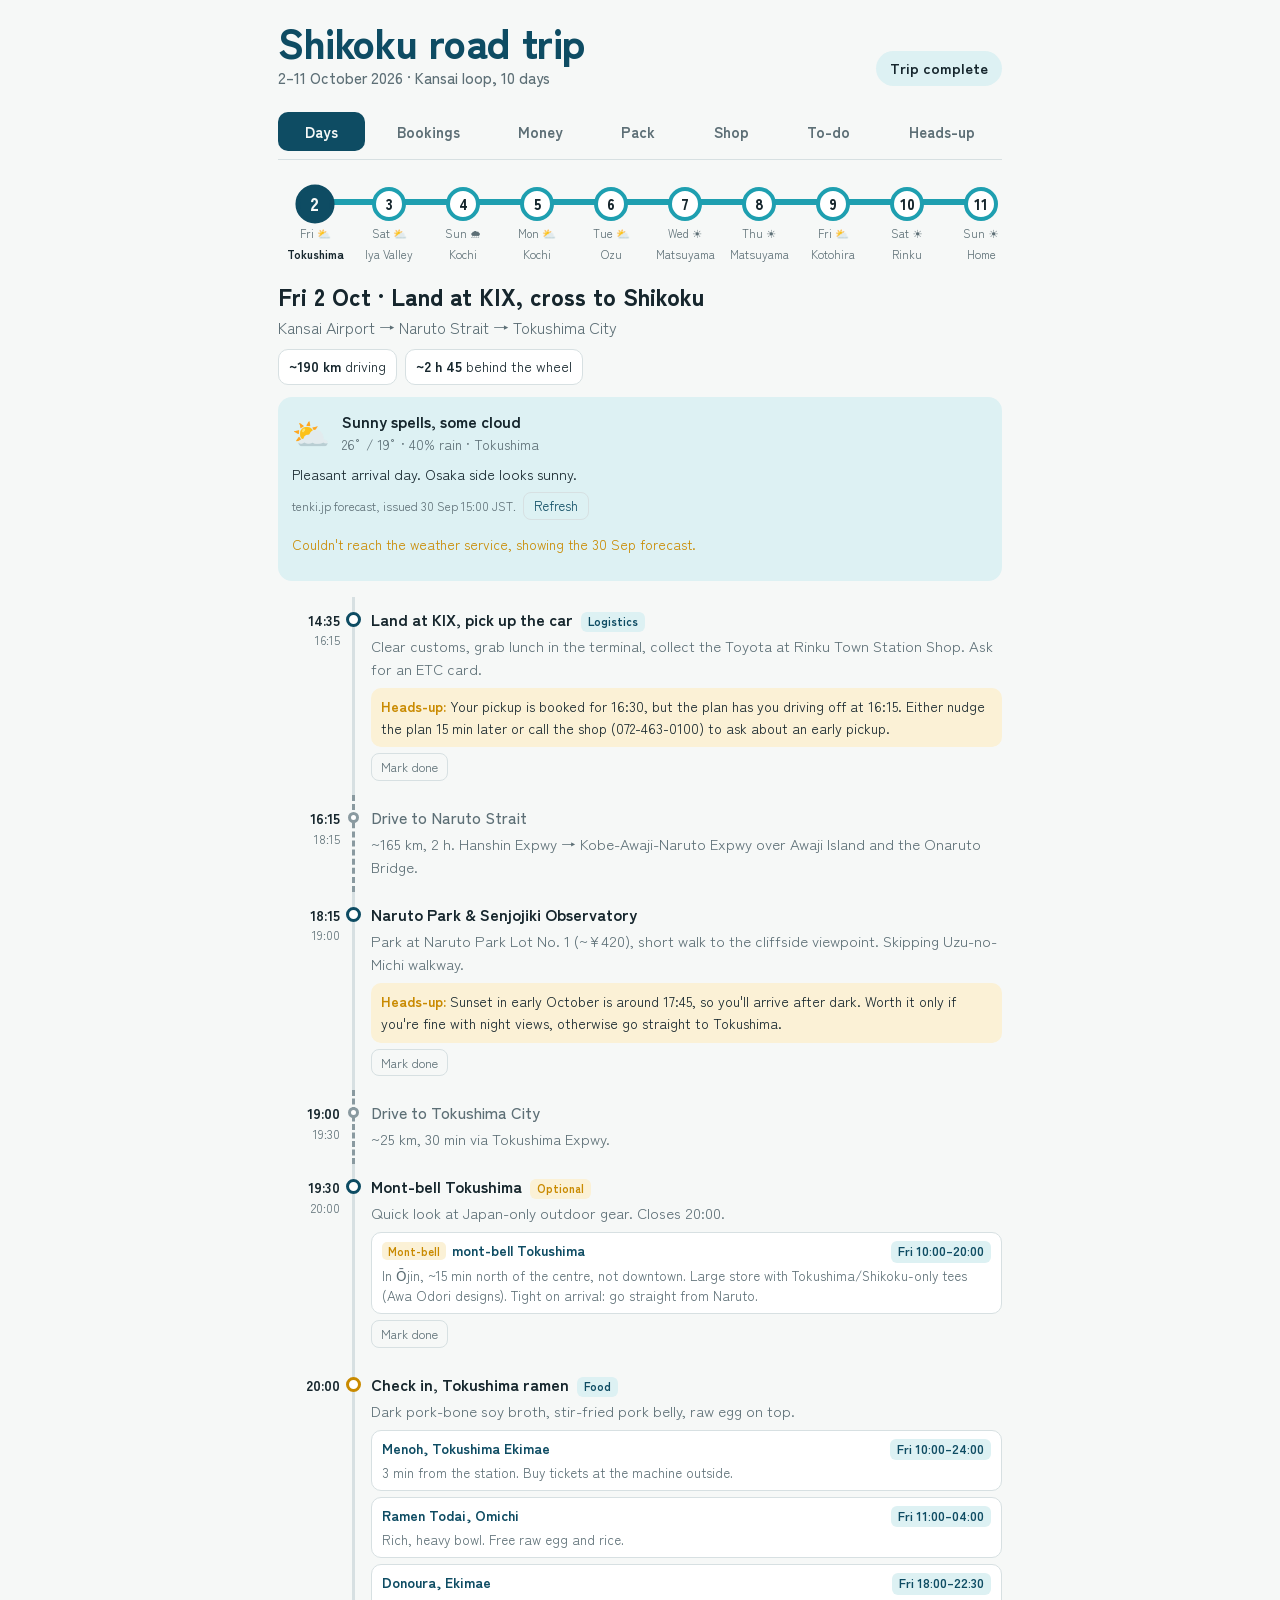
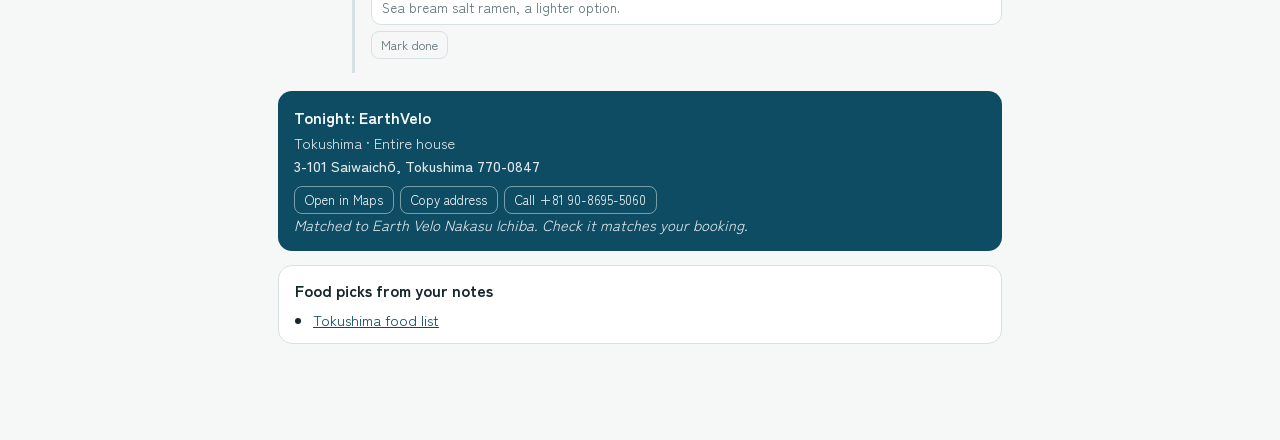
<file: index.html>
<!DOCTYPE html>
<html lang="en">
<head>
<meta charset="utf-8">
<meta name="viewport" content="width=device-width, initial-scale=1, viewport-fit=cover">
<title>Shikoku road trip · Oct 2026</title>
<link rel="preconnect" href="https://fonts.googleapis.com">
<link rel="preconnect" href="https://fonts.gstatic.com" crossorigin>
<link href="https://fonts.googleapis.com/css2?family=Zen+Kaku+Gothic+New:wght@400;500;700;900&display=swap" rel="stylesheet">
<link rel="stylesheet" href="styles.css">
</head>
<body>
<div class="wrap">
  <header class="top">
    <h1>Shikoku road trip<small>2–11 October 2026 · Kansai loop, 10 days</small></h1>
    <div class="countdown" id="countdown"></div>
  </header>

  <nav class="tabs" role="tablist">
    <button role="tab" aria-selected="true" data-tab="days">Days</button>
    <button role="tab" aria-selected="false" data-tab="bookings">Bookings</button>
    <button role="tab" aria-selected="false" data-tab="money">Money</button>
    <button role="tab" aria-selected="false" data-tab="pack">Pack</button>
    <button role="tab" aria-selected="false" data-tab="shop">Shop</button>
    <button role="tab" aria-selected="false" data-tab="todo">To-do</button>
    <button role="tab" aria-selected="false" data-tab="heads">Heads-up</button>
  </nav>

  <section id="tab-days">
    <div class="route"><ol id="routeList"></ol></div>
    <div id="dayView"></div>
  </section>

  <section id="tab-bookings" hidden></section>
  <section id="tab-money" hidden></section>
  <section id="tab-pack" hidden></section>
  <section id="tab-shop" hidden></section>
  <section id="tab-todo" hidden></section>
  <section id="tab-heads" hidden></section>
</div>

<script src="data.js"></script>
<script src="app.js"></script>
</body>
</html>
</file>
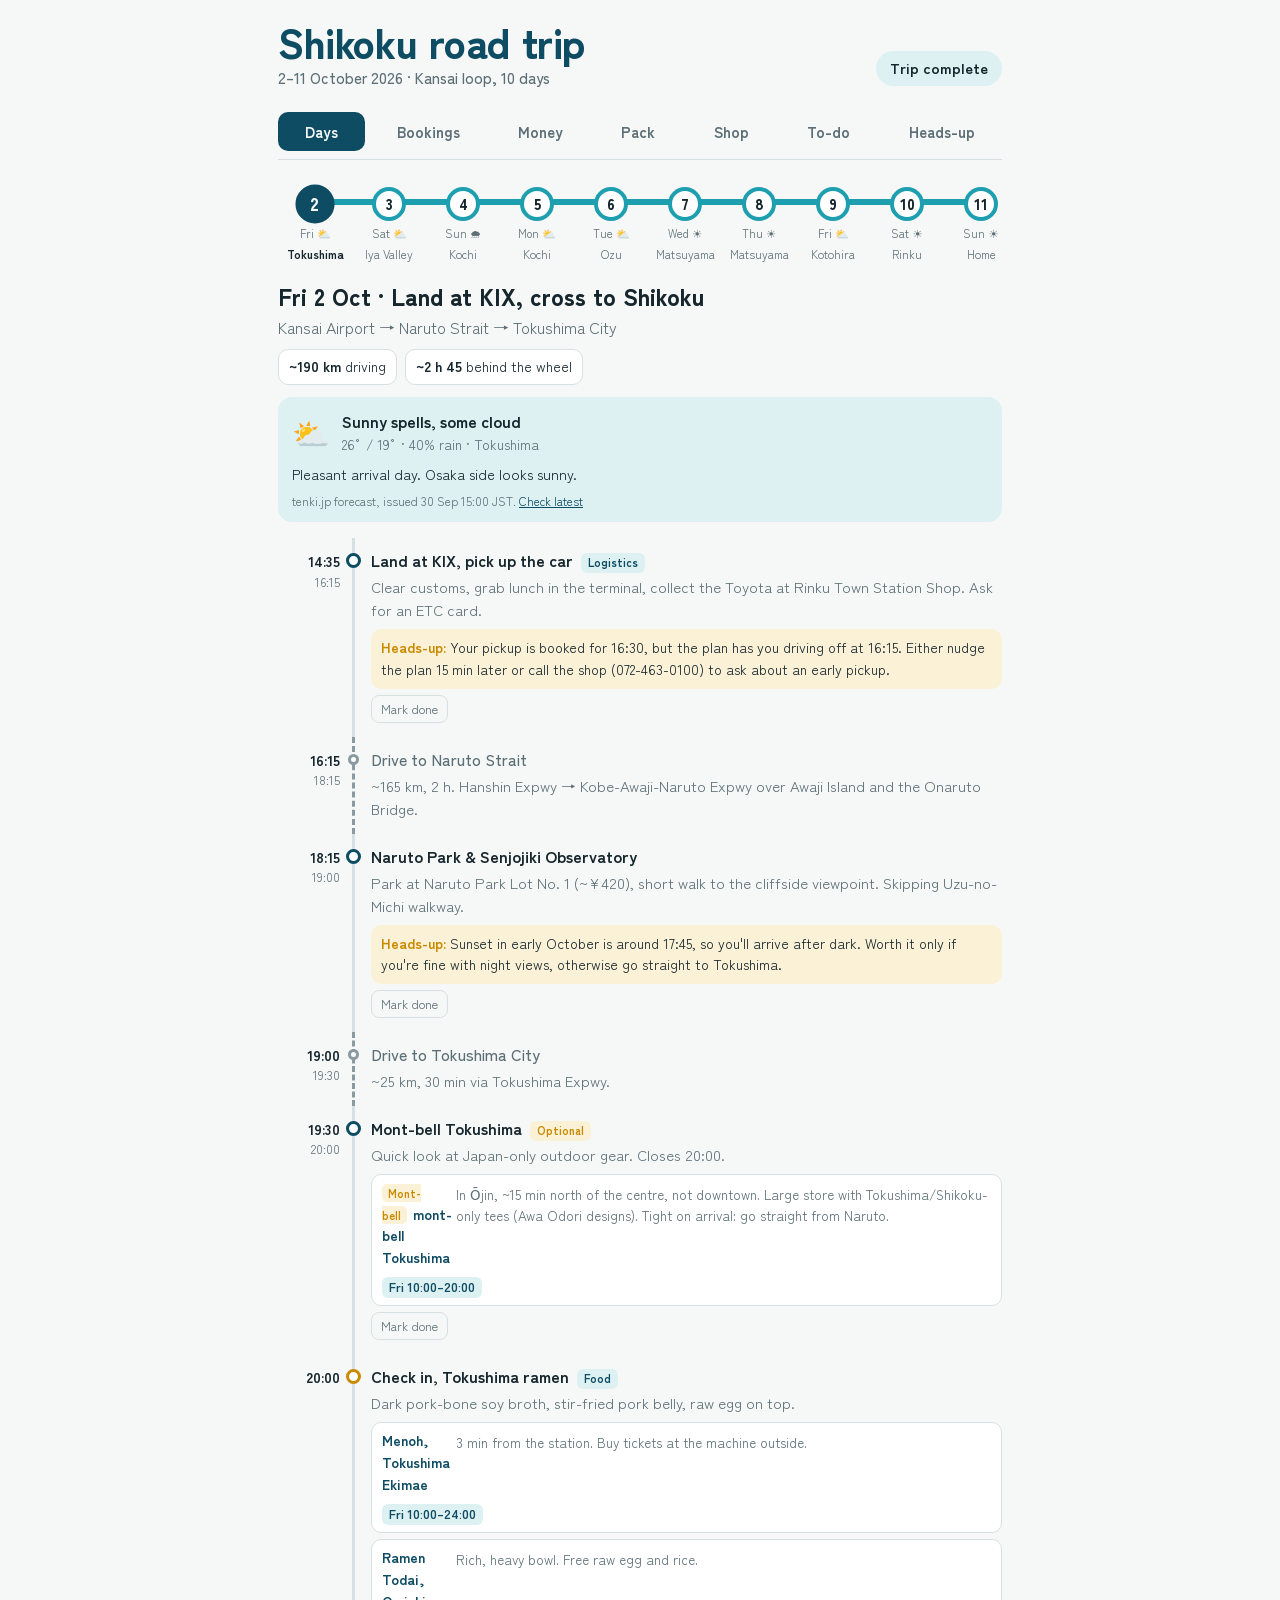
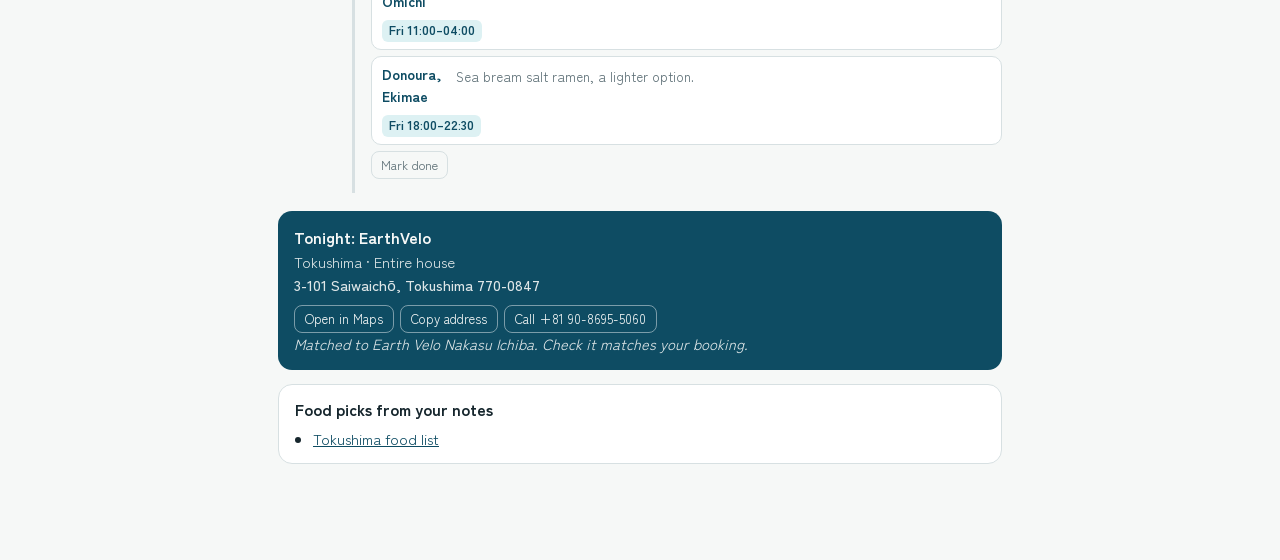
<file: Shikoku road trip · Oct 2026.html>
<!DOCTYPE html>
<html lang="en">
<head>
<meta charset="utf-8">
<meta name="viewport" content="width=device-width, initial-scale=1, viewport-fit=cover">
<title>Shikoku road trip · Oct 2026</title>
<link rel="preconnect" href="https://fonts.googleapis.com">
<link rel="preconnect" href="https://fonts.gstatic.com" crossorigin>
<link href="https://fonts.googleapis.com/css2?family=Zen+Kaku+Gothic+New:wght@400;500;700;900&display=swap" rel="stylesheet">
<style>
:root{
  --paper:#F6F8F7; --card:#FFFFFF; --ink:#16262D; --muted:#5D6F76; --line:#D7E0E2;
  --ai:#0E4C63; --niyodo:#1E9FB0; --niyodo-soft:#DDF1F3; --yuzu:#C98A00; --yuzu-soft:#FBF1D6;
  --drive:#8A9AA0; --ok:#2E7D4F;
  box-sizing:border-box;
  padding-top:env(safe-area-inset-top,0px);
  padding-bottom:env(safe-area-inset-bottom,0px);
}
@media (prefers-color-scheme:dark){
  :root:not([data-theme="light"]){
    --paper:#0F1A1F; --card:#16252C; --ink:#E6EEF0; --muted:#98ABB1; --line:#283B43;
    --ai:#7CC3D6; --niyodo:#3FC2D2; --niyodo-soft:#173A42; --yuzu:#F0C24A; --yuzu-soft:#3A3219;
    --drive:#6F848B; --ok:#6CC592;
  }
}
:root[data-theme="dark"]{
  --paper:#0F1A1F; --card:#16252C; --ink:#E6EEF0; --muted:#98ABB1; --line:#283B43;
  --ai:#7CC3D6; --niyodo:#3FC2D2; --niyodo-soft:#173A42; --yuzu:#F0C24A; --yuzu-soft:#3A3219;
  --drive:#6F848B; --ok:#6CC592;
}
*,*::before,*::after{box-sizing:border-box}
html{scroll-padding-top:env(safe-area-inset-top,0px)}
body{margin:0;background:var(--paper);color:var(--ink);
  font-family:"Zen Kaku Gothic New","Hiragino Sans","Noto Sans JP",system-ui,-apple-system,"Segoe UI",sans-serif;
  font-size:16px;line-height:1.55;-webkit-font-smoothing:antialiased}
.wrap{max-width:760px;margin:0 auto;padding:20px 18px 96px}
header.top{display:flex;align-items:flex-end;justify-content:space-between;gap:12px;flex-wrap:wrap;margin-bottom:18px}
h1{font-weight:900;font-size:clamp(1.9rem,6vw,2.6rem);line-height:1.05;margin:0;letter-spacing:-0.01em;color:var(--ai)}
h1 small{display:block;font-size:.95rem;font-weight:500;color:var(--muted);letter-spacing:0;margin-top:6px}
.countdown{font-weight:700;color:var(--ink);background:var(--niyodo-soft);border-radius:999px;padding:6px 14px;font-size:.92rem}

/* Tabs */
nav.tabs{position:sticky;top:env(safe-area-inset-top,0px);z-index:5;background:var(--paper);
  display:flex;gap:4px;padding:8px 0;margin:0 0 14px;border-bottom:1px solid var(--line);overflow-x:auto}
nav.tabs button{flex:1 0 auto;border:0;background:none;color:var(--muted);font:inherit;font-weight:700;
  padding:8px 12px;border-radius:10px;cursor:pointer;font-size:.95rem}
nav.tabs button[aria-selected="true"]{background:var(--ai);color:var(--paper)}
button:focus-visible,input:focus-visible,select:focus-visible{outline:3px solid var(--niyodo);outline-offset:2px}

/* Route line (day picker) */
.route{overflow-x:auto;padding:4px 2px 14px;margin:0 -2px}
.route ol{list-style:none;margin:0;padding:0;display:flex;min-width:max-content;position:relative}
.route ol::before{content:"";position:absolute;left:22px;right:22px;top:21px;height:6px;border-radius:3px;background:var(--niyodo)}
.route li{position:relative;width:74px;text-align:center}
.route button{all:unset;cursor:pointer;display:flex;flex-direction:column;align-items:center;gap:4px;width:100%;border-radius:10px;padding:2px 0}
.route .stop{width:34px;height:34px;border-radius:50%;background:var(--card);border:4px solid var(--niyodo);
  display:grid;place-items:center;font-weight:900;font-size:.95rem;color:var(--ink);position:relative;z-index:1;margin-top:7px}
.route .town{font-size:.74rem;color:var(--muted);line-height:1.2;max-width:70px}
.route .dow{font-size:.7rem;color:var(--muted)}
.route button[aria-current="true"] .stop{background:var(--ai);border-color:var(--ai);color:var(--paper);transform:scale(1.15)}
.route button[aria-current="true"] .town{color:var(--ink);font-weight:700}
.route .today-dot{position:absolute;top:-4px;right:14px;width:10px;height:10px;border-radius:50%;background:var(--yuzu);z-index:2}

/* Day header */
.dayhead{margin:6px 0 16px}
.dayhead h2{font-size:1.45rem;font-weight:900;margin:0 0 4px;line-height:1.2}
.dayhead .path{color:var(--muted);margin:0 0 10px}
.facts{display:flex;flex-wrap:wrap;gap:8px}
.fact{background:var(--card);border:1px solid var(--line);border-radius:10px;padding:6px 10px;font-size:.88rem}
.fact b{font-weight:700}

/* Timeline */
.tl{list-style:none;margin:0;padding:0;position:relative}
.tl li{display:grid;grid-template-columns:62px 1fr;gap:12px;position:relative}
.tl .time{font-weight:700;font-size:.9rem;text-align:right;padding-top:12px;font-variant-numeric:tabular-nums}
.tl .time span{display:block;font-weight:400;color:var(--muted);font-size:.78rem}
.tl .body{border-left:3px solid var(--line);padding:10px 0 14px 16px;position:relative}
.tl .body::before{content:"";position:absolute;left:-9px;top:15px;width:15px;height:15px;border-radius:50%;background:var(--card);border:3px solid var(--ai)}
.tl li.drive .body{border-left:3px dashed var(--drive)}
.tl li.drive .body::before{border-color:var(--drive);width:11px;height:11px;left:-7px;top:17px}
.tl li.drive .title{color:var(--muted);font-weight:500}
.tl li.eat .body::before{border-color:var(--yuzu)}
.tl li.done .title{text-decoration:line-through;opacity:.6}
.title{font-weight:700;margin:0 0 2px;display:flex;gap:8px;align-items:baseline;flex-wrap:wrap}
.tag{font-size:.72rem;font-weight:700;border-radius:6px;padding:1px 7px;background:var(--niyodo-soft);color:var(--ai)}
.tag.opt{background:var(--yuzu-soft);color:var(--yuzu)}
.detail{color:var(--muted);font-size:.93rem;margin:2px 0 0}
.flag{margin-top:8px;background:var(--yuzu-soft);border-radius:10px;padding:8px 10px;font-size:.88rem;color:var(--ink)}
.flag::before{content:"Heads-up: ";font-weight:700;color:var(--yuzu)}
.tick{margin-top:6px;font:inherit;font-size:.8rem;border:1px solid var(--line);background:none;color:var(--muted);border-radius:8px;padding:3px 9px;cursor:pointer}
.stay{margin-top:18px;background:var(--ai);color:var(--paper);border-radius:14px;padding:14px 16px}
.stay h3{margin:0 0 2px;font-size:1rem}
.stay p{margin:0;opacity:.9;font-size:.92rem}
.addr{margin:8px 0 0;font-weight:500}
.addrbtns{display:flex;flex-wrap:wrap;gap:6px;margin-top:8px}
.addrbtns .copy{text-decoration:none;display:inline-block}
.stay .addr{color:var(--paper)}
.stay .copy{color:var(--paper);border-color:rgba(255,255,255,.45)}
.verify{margin:6px 0 0;font-size:.82rem;opacity:.85;font-style:italic}
.wx{margin-top:12px;background:var(--niyodo-soft);border-radius:14px;padding:12px 14px}
.wx.wet{background:var(--yuzu-soft)}
.wxmain{display:flex;gap:12px;align-items:center}
.wxi{font-size:1.9rem;line-height:1}
.wxs{display:block;color:var(--muted);font-size:.86rem}
.wxn{margin:8px 0 0;font-size:.9rem}
.wxsrc{margin:6px 0 0;font-size:.76rem;color:var(--muted)}
.wxsrc a{color:var(--ai)}
.picks{list-style:none;margin:8px 0 0;padding:0;display:grid;gap:6px}
.picks li{background:var(--card);border:1px solid var(--line);border-radius:10px;padding:7px 10px;font-size:.88rem}
.prow{display:flex;justify-content:space-between;gap:8px;align-items:baseline;flex-wrap:wrap}
.prow a{color:var(--ai);font-weight:700;text-decoration:none}
.hrs{font-size:.78rem;font-weight:700;background:var(--niyodo-soft);color:var(--ai);border-radius:6px;padding:1px 7px;white-space:nowrap}
.hrs.shut{background:var(--yuzu-soft);color:var(--yuzu)}
.stag{font-size:.7rem;font-weight:700;background:var(--yuzu-soft);color:var(--yuzu);border-radius:5px;padding:1px 6px;margin-right:6px}
.pnote{display:block;color:var(--muted);font-size:.84rem;margin-top:2px}
.food{margin-top:14px;border:1px solid var(--line);border-radius:14px;padding:12px 16px;background:var(--card)}
.food h3{margin:0 0 6px;font-size:1rem}
.food ul{margin:0;padding-left:18px;font-size:.92rem}
.food a{color:var(--ai)}

/* Generic sections */
section[hidden]{display:none}
h2.sec{font-size:1.3rem;font-weight:900;margin:8px 0 12px}
.card{background:var(--card);border:1px solid var(--line);border-radius:14px;padding:14px 16px;margin-bottom:10px}
.card h3{margin:0 0 4px;font-size:1.05rem}
.card p{margin:2px 0;font-size:.93rem}
.card .meta{color:var(--muted)}
.row{display:flex;justify-content:space-between;gap:10px;align-items:baseline;flex-wrap:wrap}
.pill{font-size:.78rem;font-weight:700;border-radius:999px;padding:2px 9px;background:var(--niyodo-soft);color:var(--ai);white-space:nowrap}
.pill.warn{background:var(--yuzu-soft);color:var(--yuzu)}
.big{font-size:1.5rem;font-weight:900;letter-spacing:.02em;font-variant-numeric:tabular-nums}
.copy{font:inherit;font-size:.82rem;border:1px solid var(--line);background:none;color:var(--ai);border-radius:8px;padding:3px 10px;cursor:pointer}

/* Checklist */
.check{display:flex;gap:12px;align-items:flex-start;padding:10px 0;border-bottom:1px solid var(--line)}
.check input{width:22px;height:22px;accent-color:var(--ai);margin-top:2px;flex:none}
.check label{flex:1;cursor:pointer}
.check .who{color:var(--muted);font-size:.84rem;display:block}
.check.checked label{opacity:.55;text-decoration:line-through}
.check .del{border:0;background:none;color:var(--muted);cursor:pointer;font-size:1.1rem}
.addrow{display:flex;gap:8px;margin-top:12px;flex-wrap:wrap}
.addrow input,.addrow select{flex:1 1 140px;font:inherit;padding:9px 11px;border-radius:10px;border:1px solid var(--line);background:var(--card);color:var(--ink);min-width:0}
.btn{font:inherit;font-weight:700;border:0;border-radius:10px;padding:9px 16px;background:var(--ai);color:var(--paper);cursor:pointer}
.btn.ghost{background:none;border:1px solid var(--line);color:var(--ink)}

/* Money */
table{width:100%;border-collapse:collapse;font-size:.92rem}
.tablewrap{overflow-x:auto}
th,td{text-align:left;padding:8px 6px;border-bottom:1px solid var(--line);vertical-align:top}
th{color:var(--muted);font-weight:500;font-size:.82rem}
td.num,th.num{text-align:right;font-variant-numeric:tabular-nums;white-space:nowrap}
.bal{display:grid;grid-template-columns:repeat(auto-fit,minmax(150px,1fr));gap:8px;margin:10px 0}
.bal div{background:var(--card);border:1px solid var(--line);border-radius:12px;padding:10px 12px}
.bal b{display:block;font-size:1.15rem;font-variant-numeric:tabular-nums}
.pos{color:var(--ok)} .neg{color:var(--yuzu)}
.note{color:var(--muted);font-size:.86rem}
.names{display:flex;gap:8px;flex-wrap:wrap;margin:6px 0 12px}
.names input{width:110px;font:inherit;padding:6px 9px;border-radius:8px;border:1px solid var(--line);background:var(--card);color:var(--ink)}

@media (prefers-reduced-motion:no-preference){
  .route .stop{transition:transform .2s ease,background .2s ease}
}
@media (max-width:420px){
  .tl li{grid-template-columns:52px 1fr;gap:8px}
  .tl .body{padding-left:13px}
}
</style>
</head>
<body>
<div class="wrap">
  <header class="top">
    <h1>Shikoku road trip<small>2–11 October 2026 · Kansai loop, 10 days</small></h1>
    <div class="countdown" id="countdown"></div>
  </header>

  <nav class="tabs" role="tablist">
    <button role="tab" aria-selected="true" data-tab="days">Days</button>
    <button role="tab" aria-selected="false" data-tab="bookings">Bookings</button>
    <button role="tab" aria-selected="false" data-tab="money">Money</button>
    <button role="tab" aria-selected="false" data-tab="pack">Pack</button>
    <button role="tab" aria-selected="false" data-tab="shop">Shop</button>
    <button role="tab" aria-selected="false" data-tab="todo">To-do</button>
    <button role="tab" aria-selected="false" data-tab="heads">Heads-up</button>
  </nav>

  <section id="tab-days">
    <div class="route"><ol id="routeList"></ol></div>
    <div id="dayView"></div>
  </section>

  <section id="tab-bookings" hidden></section>
  <section id="tab-money" hidden></section>
  <section id="tab-pack" hidden></section>
  <section id="tab-shop" hidden></section>
  <section id="tab-todo" hidden></section>
  <section id="tab-heads" hidden></section>
</div>

<script>
/* ---------- Data ---------- */
const DAYS = [
 {d:2, dow:"Fri", town:"Tokushima", title:"Land at KIX, cross to Shikoku",
  path:"Kansai Airport → Naruto Strait → Tokushima City", km:"~190 km", drive:"~2 h 45", stay:"tokushima",
  items:[
   ["14:35","16:15","Land at KIX, pick up the car","do","Clear customs, grab lunch in the terminal, collect the Toyota at Rinku Town Station Shop. Ask for an ETC card.","Your pickup is booked for 16:30, but the plan has you driving off at 16:15. Either nudge the plan 15 min later or call the shop (072-463-0100) to ask about an early pickup."],
   ["16:15","18:15","Drive to Naruto Strait","drive","~165 km, 2 h. Hanshin Expwy → Kobe-Awaji-Naruto Expwy over Awaji Island and the Onaruto Bridge."],
   ["18:15","19:00","Naruto Park & Senjojiki Observatory","see","Park at Naruto Park Lot No. 1 (~¥420), short walk to the cliffside viewpoint. Skipping Uzu-no-Michi walkway.","Sunset in early October is around 17:45, so you'll arrive after dark. Worth it only if you're fine with night views, otherwise go straight to Tokushima."],
   ["19:00","19:30","Drive to Tokushima City","drive","~25 km, 30 min via Tokushima Expwy."],
   ["19:30","20:00","Mont-bell Tokushima","opt","Quick look at Japan-only outdoor gear. Closes 20:00."],
   ["20:00","","Check in, Tokushima ramen","eat","Dark pork-bone soy broth, stir-fried pork belly, raw egg on top."]
  ],
  food:[["Tokushima food list","https://maps.app.goo.gl/rbgEUXggMoNC4fTh8"]]},

 {d:3, dow:"Sat", town:"Iya Valley", title:"Into the mountains",
  path:"Mt Bizan → Mt Tsurugi → Oku-Iya Vine Bridges → Nagoro → Iya Valley", km:"~110 km", drive:"~3 h 10", stay:"iya",
  items:[
   ["07:45","08:15","Breakfast in Tokushima","eat","At the house or a café downtown."],
   ["08:15","08:35","Drive up Bizan Parkway","drive","~8 km, 20 min. Sharp switchbacks, watch for hikers."],
   ["08:35","09:15","Mt Bizan summit","see","Free summit parking. Observation deck over the city, Yoshino River and Naruto. Shops open 09:00."],
   ["09:15","11:20","Drive to Minokoshi (Tsurugi base)","drive","~76 km, 2 h 05 on Route 438. Narrow and winding near the end."],
   ["11:20","13:45","Mt Tsurugi summit & hut lunch","see","Chairlift to Nishijima (15 min), then 30–45 min boardwalk to the 1,955 m summit. Soba or udon at Chojo Hutte. Chairlift back down.","Buy dinner supplies before you leave Tokushima or at the last shop on Route 438. There's nothing open late in the inner valley."],
   ["13:45","14:15","Drive to Oku-Iya Double Vine Bridges","drive","~17 km, 30 min on Route 439."],
   ["14:15","15:15","Husband & Wife vine bridges","see","¥550 per adult. Loop under 1 km, 30–45 min. Optional riverside trail adds another 30–45 min."],
   ["15:15","15:20","Drive to Nagoro","drive","~3 km, 5 min."],
   ["15:20","16:15","Nagoro Scarecrow Village","see","Free parking. Don't miss the scarecrow classrooms in the old elementary school."],
   ["16:15","17:00","Drive to the valley house","drive","~40 km, 45 min."],
   ["17:00","","Check in, dinner, rest","eat","Eat what you brought in, or a local spot if you arrive early enough."]
  ],
  food:[["Onomiya dinner, Nishi-Iya (Sat 17:00–21:00, call +81 883-87-2013)","https://maps.google.com/?cid=17047889143403398966"],["Udon near Mt Tsurugi","https://maps.app.goo.gl/6UAvXZ3nEZzfkmdq5"],["Filter (Iya Valley)","https://maps.app.goo.gl/gMJsKpWL8BEG98Wx9"],["Near scarecrow village","https://maps.app.goo.gl/KeEfm6vRSwfSwBxLA"],["Possible udon dinner","https://maps.app.goo.gl/z6riFoGFipLYT8eJ7"]]},

 {d:4, dow:"Sun", town:"Kochi", title:"Iya Gorge to the coast",
  path:"Ochiai → Kazurabashi & Biwa Falls → Hinoji → Peeing Boy → Iyaonsen → Oboke → Kochi", km:"~110 km", drive:"~2 h 30", stay:"kochi",
  items:[
   ["08:00","08:30","Breakfast at the house","eat","Bought the day before."],
   ["08:30","09:00","Drive to Ochiai Village Observatory","drive","~15–20 km, 30 min on Route 439."],
   ["09:00","09:20","Ochiai Village viewpoint","see","Free roadside parking with restrooms (80 Higashiiyanakaue, Miyoshi). Stepped hamlet with a 390 m height spread."],
   ["09:20","09:50","Drive to Iya Kazurabashi","drive","~22 km, 30 min toward Nishi-Iya."],
   ["09:50","11:00","Kazurabashi vine bridge, Biwa Falls, early lunch","see","Parking ~¥500 at Yumebutai. Bridge ~¥550, one-way crossing. Grilled ayu or deko-mawashi at the stalls."],
   ["11:00","11:15","Drive to Hinoji Valley","drive","~8 km, 15 min."],
   ["11:15","11:30","Hinoji Valley river bend","see","Viewpoint over the ひ-shaped loop of the Iya River."],
   ["11:30","11:35","Drive to Peeing Boy statue","drive","~2 km, 5 min."],
   ["11:35","11:50","Peeing Boy statue","see","Room for only 1–2 cars. Park down the shoulder if full."],
   ["11:55","13:45","Hotel Iyaonsen day bath","opt","Cable car down 170 m to open-air riverside baths. Pay at the front desk."],
   ["13:45","14:10","Drive to Oboke","drive","~15 km, 25 min."],
   ["14:10","15:45","Oboke & Koboke gorge walks","see","Park at Riverstation West-West, walk the Route 32 concourse (20–30 min). Then drive 5 min to Koboke and walk onto the bridge over the rapids."],
   ["15:45","17:00","Drive to Kochi City","drive","~63 km, 1 h 15 via Kochi Expwy."],
   ["17:00","","Check in, Hirome Market dinner","eat","Katsuo no tataki seared over straw. Grab a table first, then shop the stalls."]
  ],
  food:[["Buckwheat noodles near the Iya house","https://maps.app.goo.gl/harjQ5XY7DQnKXr68"],["Suehiro Otoyo supermarket","https://maps.app.goo.gl/DQZivZBhQJh1NXuw5"],["Kochi food map","https://maps.app.goo.gl/2FeEWTGrEbdZnqFv9"],["Kochi convenience stores","https://maps.app.goo.gl/S9ff3iaT65J5zCAn7"]]},

 {d:5, dow:"Mon", town:"Kochi", title:"Kochi City day",
  path:"Kochi Castle → Hirome Market → Mt Godaisan & Chikurin-ji", km:"~15 km", drive:"~40 min", stay:"kochi",
  items:[
   ["08:30","09:15","Breakfast","eat","Toyoko Inn includes breakfast. Or try a local 'morning service' set at a café."],
   ["09:15","09:30","To Kochi Castle","drive","5–10 min, or walk. Paid parking at the castle park."],
   ["09:30","11:45","Kochi Castle","see","Original keep and palace both survive. Shoes off inside; climb to the top floor."],
   ["11:45","11:50","Walk to Hirome Market","drive","5 min on foot, leave the car at the castle."],
   ["11:50","13:15","Lunch at Hirome Market","eat","Order the tataki shio-style: coarse salt, garlic, green onion."],
   ["13:15","13:30","Drive up Mt Godaisan","drive","~6 km, 15 min. Free summit parking."],
   ["13:30","15:45","Godaisan Park & Chikurin-ji","see","Bay views, then Temple 31 of the 88-temple pilgrimage, its five-story pagoda, treasure hall and garden."],
   ["15:45","16:00","Back downtown","drive","~6 km, 15 min."],
   ["18:30","","Izakaya night","eat","Obiyamachi or Harimayabashi. Try fried utsubo (moray eel) and dry Tosa sake."]
  ],
  food:[["Kochi food map","https://maps.app.goo.gl/2FeEWTGrEbdZnqFv9"],["Convenience stores","https://maps.app.goo.gl/S9ff3iaT65J5zCAn7"]]},

 {d:6, dow:"Tue", town:"Ozu", title:"Niyodo Blue and Uchiko",
  path:"Nikobuchi → Nakatsu Gorge → Uchiko → Ozu", km:"~170 km", drive:"~3 h 15", stay:"ozu",
  items:[
   ["07:15","08:00","Breakfast at Toyoko Inn","eat","Included with your stay."],
   ["08:00","09:15","Drive to Nikobuchi","drive","~55 km, 1 h 15. Route 33 west, then north on Route 194."],
   ["09:15","09:45","Nikobuchi pool","see","Steep metal ladders and ropes down the ravine. Wear proper shoes."],
   ["09:45","10:30","Drive to Nakatsu Gorge","drive","~37 km, 45 min."],
   ["10:30","12:30","Nakatsu Gorge hike","see","2.3 km round trip to Uryu Falls. Free parking by Yuunomori."],
   ["12:30","13:00","Blue Brews taproom","opt","Craft beer brewed with Niyodo spring water.","Google Maps lists Blue Brew as closed on Tuesdays. Use this slot for lunch at CAFE and BEEF karu instead (open until 14:00)."],
   ["13:00","14:30","Drive to Uchiko","drive","~70 km, 1 h 30 via Routes 33 and 379."],
   ["14:30","15:30","Late lunch in Uchiko","eat","Southern-style taimeshi (raw sea bream over rice).","Several Uchiko lunch spots in your notes stop serving at 14:00–14:15. Pick one that runs to 15:00, or eat at a Nakatsu café around 12:30 instead."],
   ["15:30","17:30","Uchiko old town","see","Walk Yokaichi downhill from Kosho-ji, watch candle-making at Omori Warosoku, tour Uchiko-za theatre."],
   ["17:30","17:50","Drive to Ozu","drive","~18 km, 20 min on Route 56."],
   ["17:50","","Check in, imotaki hot pot","eat","Taro, chicken and mountain veg. Ozu's autumn classic."]
  ],
  food:[["Cafe Mephistopheles (Kochi, opens 8)","https://maps.app.goo.gl/gv58RJGiusiSihFE9"],["Echigoya (Nakatsu)","https://maps.app.goo.gl/1uqqeTRJZps3Yn8S8"],["Soba (Uchiko)","https://maps.app.goo.gl/S5uZjWn63bsaift79"],["Bento-style sets 11–15","https://maps.app.goo.gl/pHdYWJiev95q3Qmr9"],["Izakaya (Ozu)","https://maps.app.goo.gl/W8pNRZmnh8VAJyPX9"]]},

 {d:7, dow:"Wed", town:"Matsuyama", title:"Ozu, then the coast road",
  path:"Garyu Sanso → Ozu Castle → Pokopen Yokocho → Shimonada → Matsuyama", km:"~65 km", drive:"~1 h 50", stay:"matsuyama",
  items:[
   ["08:00","08:45","Breakfast in Ozu","eat","Coffee and bread before sightseeing."],
   ["08:45","10:00","Garyu Sanso villa","see","Cliffside villa and garden over the Hiji River. See the Furo-an tea house ceiling."],
   ["10:00","11:30","Ozu Castle","see","Wooden keep rebuilt in 2004 with traditional joinery. Steep ladders inside."],
   ["11:30","12:45","Pokopen Yokocho & Tokyo Love Story postbox","see","Showa-era alley and Omoide Soko, then the red postbox in Hanamachi."],
   ["12:45","13:30","Kira Bakery","eat","Pastries for a light lunch on the go."],
   ["13:30","13:50","Drive to Hijikawa Arashi overlook","drive","~15 km, 20 min toward Nagahama."],
   ["13:50","14:15","Hijikawa Arashi Observation Park","see","View of the Nagahama bascule bridge and the Seto Inland Sea."],
   ["14:15","14:35","Coast road to Shimonada","drive","~17 km on Route 378 (the Yuyake Kobore Line). Pull over at Goshikihama if you like."],
   ["14:35","15:15","Shimonada Station","see","Seaside platform. Iced citrus drink from the coffee trailer, wait for a train."],
   ["15:15","16:00","Drive to Matsuyama","drive","~30 km, 45 min."],
   ["16:00","","Check in, evening in Matsuyama","eat","Keep the car (it's due back 10 Oct). Sort out hotel parking."]
  ],
  food:[["Spot coffee stand","https://maps.app.goo.gl/vEbVNqeMpBR6fsiK8"],["Ozurobata Aburaya","https://maps.app.goo.gl/pjMY1EQRbmbzZLAw7"],["Unagi","https://maps.app.goo.gl/hZBhtZT1aDrruTi26"],["Old confectionery","https://maps.app.goo.gl/AxEvbw7QNpu5voVA6"],["Sushi (dinner)","https://maps.app.goo.gl/u4qPY1XC94ng4By98"],["Katsu","https://maps.app.goo.gl/nvMRi3URgD61Rud19"],["Nabe","https://maps.app.goo.gl/pZtqLfDWfDaJNLkL9"]]},

 {d:8, dow:"Thu", town:"Matsuyama", title:"Castle and Dogo Onsen",
  path:"Matsuyama Castle → Okaido → Dogo Onsen", km:"minimal", drive:"~20 min", stay:"matsuyama",
  items:[
   ["08:15","09:00","Breakfast","eat","Hotel Vista has no breakfast."],
   ["09:00","09:30","To the castle ropeway","drive","Paid parking below the hill, or walk."],
   ["09:30","12:00","Matsuyama Castle","see","Chairlift or ropeway up. Keep, armour exhibits, ramparts with sea views."],
   ["12:00","13:30","Lunch on Okaido arcade","eat","Matsuyama-style taimeshi: whole sea bream cooked with the rice."],
   ["13:30","13:45","To Dogo Onsen","drive","Tram to Dogo Onsen Station is easiest."],
   ["13:45","17:00","Dogo: clock, arcade, bath","see","Botchan Karakuri Clock on the hour, free footbath, Haikara Street, then a soak at Dogo Onsen Honkan."],
   ["17:00","","Early dinner, early night","eat","07:30 start tomorrow for Ishizuchi."]
  ],
  food:[]},

 {d:9, dow:"Fri", town:"Kotohira", title:"Climb Mt Ishizuchi",
  path:"Tsuchigoya trailhead → Misen & Tengudake → Kotohira", km:"~250 km", drive:"~4 h 50", stay:"kotohira",
  items:[
   ["07:30","09:30","Drive to Tsuchigoya","drive","~85 km up the Ishizuchi Skyline.","The Skyline climbs from Omogo Gorge on the Kumakogen side (Route 33 south, then 494), not from Saijo. Also check the Skyline's gate hours, since it closes overnight."],
   ["09:30","","Trailhead prep","do","Free lot by Tsuchigoya Shirasa. Layers, water, snacks, packed lunch."],
   ["09:30","13:30","Ascent to Misen (1,974 m)","see","9.2 km round trip, ~500 m gain. At the junction pick the chains (kusari) or the wooden stair bypass. Lunch at the summit shrine.","Only cross to Tengudake (1,982 m) if it's dry and calm. Skip it in wind or wet."],
   ["13:30","15:30","Descent","see","Back the same way, at the car by 15:30."],
   ["15:30","18:30","Drive to Kotohira","drive","~141 km, 3 h. Down the mountain, then Matsuyama Expwy east."],
   ["18:30","","Check in, Sanuki udon","eat","Try kamaage udon. Then the bath."]
  ],
  food:[]},

 {d:10, dow:"Sat", town:"Rinku", title:"Konpirasan and back to Kansai",
  path:"Kotohira-gu → car return → Rinku Town", km:"~270 km", drive:"~3 h 45", stay:"rinku",
  items:[
   ["07:45","08:30","Breakfast in Kotohira","eat","A local morning set near the station."],
   ["08:30","09:00","Check out, park near the shrine","do","Bags stay in the boot."],
   ["09:00","12:00","Climb Kotohira-gu (Konpirasan)","see","785 steps to the main shrine. Okusha is another 583 if legs allow."],
   ["12:00","13:00","Lunch at the base","eat","Udon or soft-serve with oiri rice puffs."],
   ["13:00","16:30","Drive to Rinku Town","drive","~261 km, 3 h 30.","Your notes say Seto Ohashi Bridge but your map shows the Awaji/Naruto route. Both work. Pick one before you set off."],
   ["16:30","17:30","Refuel and return the car","do","Fill up near the shop, keep the receipt. Return at Rinku Town Station Shop (Seacle 1F).","Return is booked for 17:30 today, leaving just an hour of buffer after a Saturday drive through Kobe. If traffic looks bad, call the shop early."],
   ["17:30","20:00","Rinku Premium Outlets","see","Open until 20:00."],
   ["20:00","","Check in, bayside dinner","eat","Seafood or yakiniku."]
  ],
  food:[]},

 {d:11, dow:"Sun", town:"Home", title:"Last shop, fly home",
  path:"Rinku Premium Outlets → Kansai Airport", km:"no driving", drive:"train", stay:null,
  items:[
   ["10:00","14:30","Outlets & lunch","see","Tax-free shopping, lunch at the food court or Seacle."],
   ["15:45","16:30","Train to KIX","drive","2 min walk to Izumisano Station, 2 stops on the Nankai Airport Line (¥520, ~10 min). The car is already returned."],
   ["16:30","","Check in at KIX","do","Bag drop, security, dinner airside."],
   ["18:25","","Flight home","do","Arrives 00:05 on Mon 12 Oct."]
  ],
  food:[]}
];

const MEALS = {"2|Check in, Tokushima ramen": [{"n": "Menoh, Tokushima Ekimae", "h": "Fri 10:00–24:00", "note": "3 min from the station. Buy tickets at the machine outside.", "id": "ChIJZ77hSGBtUzURgkC5iQyo4wo"}, {"n": "Ramen Todai, Omichi", "h": "Fri 11:00–04:00", "note": "Rich, heavy bowl. Free raw egg and rice.", "id": "ChIJC9-ISaZyUzURQgOGYw7wi6I"}, {"n": "Donoura, Ekimae", "h": "Fri 18:00–22:30", "note": "Sea bream salt ramen, a lighter option.", "id": "ChIJY3zeoqdyUzURFfAtSKSOyRo"}], "3|Breakfast in Tokushima": [{"n": "Coffee-an", "h": "Sat 07:00–16:00", "note": "Old-style kissaten, ¥500 toast sets. Same street as EarthVelo (Saiwaichō).", "id": "ChIJDc0ZomBtUzURHNsMWGAAba4"}, {"n": "O-ba'sh cafe.", "h": "Sat 07:30–17:00", "note": "Brunch plates. Near the station.", "id": "ChIJuykuVKByUzURLcK7TCxPNuU"}], "3|Mt Tsurugi summit & hut lunch": [{"n": "Tsurugisan Chojo Hütte", "h": "Hours not listed on Maps", "note": "Staffed summit lodge; reviewers had quick, cheap lunches.", "id": "ChIJb-Z0-SdIUjURKmU83sFAnxI"}, {"n": "Kasumi no Mine", "h": "Hours not listed on Maps", "note": "Soba near the Minokoshi base, backup if the hut is busy.", "id": "ChIJJQc5DdI3UjURvGHji1Z5Vow"}, {"n": "Kouzanka", "h": "Sat 11:00–15:00", "note": "Soba and set meals on the way to the vine bridges, a late-lunch backup.", "id": "ChIJx6XIQwAxUjUR2XtEaTU4sho"}], "3|Check in, dinner, rest": [{"n": "Onomiya (おのみ家)", "h": "Sat 17:00–21:00", "note": "Best bet. Call ahead for 4: +81 883-87-2013. ~20–25 min drive.", "id": "ChIJAUpVuwUnUjURNkfMMtpEluw"}, {"n": "Yamaya Café & Bar", "h": "Sat 18:00–22:30", "note": "Pizza, karaage. ~40–45 min each way.", "id": "ChIJw0Ranl-IUTURuPUB8fsC2E4"}, {"n": "Taniguchi Shoten (grocery)", "h": "Sat 09:00–19:30", "note": "5 min from the house. Also buy tomorrow's breakfast.", "id": "ChIJT9kLWlgkUjURPlHPMzAhpa4"}, {"n": "Okazaki Shoten (grocery)", "h": "Sat 09:00–19:30", "note": "Near Onomiya.", "id": "ChIJs3lsedMmUjUR8zYRbg1AOfc"}], "4|Breakfast at the house": [{"n": "Taniguchi Shoten (grocery)", "h": "Buy on Sat, until 19:30", "note": "No cafés open early nearby.", "id": "ChIJT9kLWlgkUjURPlHPMzAhpa4"}], "4|Kazurabashi vine bridge, Biwa Falls, early lunch": [{"n": "Yamazato (やま里)", "h": "Hours not listed on Maps", "note": "Roadside stall: salted ayu and deko-mawashi off the charcoal.", "id": "ChIJqTSoXtMmUjURJNhRxE7Sp_I"}, {"n": "Kazurabashitei", "h": "Sun 11:00–15:00", "note": "Soba, udon, curry. Ticket machine has English.", "id": "ChIJObc6JhknUjURYmn5q3NKG4c"}], "4|Check in, Hirome Market dinner": [{"n": "Hirome Market", "h": "Sun 09:00–23:00", "note": "Grab a table first. Busy at dinner.", "id": "ChIJ1w_oDToZTjUR3QutG7QRnZk"}, {"n": "Myojinmaru (in Hirome)", "h": "Sun 11:00–20:00", "note": "The straw-seared tataki stall. Closes earlier on Sundays.", "id": "ChIJ1w_oDToZTjUR80sK_Yxpgwk"}], "5|Breakfast": [{"n": "Toyoko Inn Kochi", "h": "Included", "note": "Free breakfast with your booking.", "id": "ChIJN9olGwAZTjUR0TdrLPw7wY4"}, {"n": "Mephistopheles", "h": "Mon 09:00–21:00", "note": "Beautiful old café, breakfast sets ~¥620.", "id": "ChIJ-4iONzoZTjURtCOyuknMyrY"}], "5|Lunch at Hirome Market": [{"n": "Myojinmaru (in Hirome)", "h": "Mon 11:00–21:00", "note": "Order tataki shio-style.", "id": "ChIJ1w_oDToZTjUR80sK_Yxpgwk"}, {"n": "Hirome Market", "h": "Mon 10:00–23:00", "note": "", "id": "ChIJ1w_oDToZTjUR3QutG7QRnZk"}], "5|Izakaya night": [{"n": "Myojinmaru Hanare", "h": "Mon 17:00–23:00", "note": "Sit-down sister of the Hirome stall; you can sear your own katsuo. Closed Tue/Wed, so Monday works.", "id": "ChIJ3Qow1AgZTjURhk24HOAhI7g"}, {"n": "Hanasa", "h": "Mon 18:00–22:30", "note": "Top-rated, 20 seats. Book now; same-day is near impossible.", "id": "ChIJFY4WGTcZTjURwPLmbY8rjnA"}, {"n": "Sake to Sakana Zakuro (座くろ)", "h": "Mon 17:30–23:30", "note": "Local fish, all-you-can-drink course. Reserve.", "id": "ChIJy3QVGTcZTjURfUCdQD-0lDk"}, {"n": "Imoya (いも家)", "h": "Mon 18:00–23:00", "note": "Tiny local spot, may turn away first-timers when full.", "id": "ChIJjSOvGzcZTjURjODA1sdIO5U"}], "6|Breakfast at Toyoko Inn": [{"n": "Toyoko Inn Kochi", "h": "Included", "note": "Your 08:00 start is too early for Mephistopheles: it opens 09:00 on weekdays (08:00 only Sat/Sun).", "id": "ChIJN9olGwAZTjUR0TdrLPw7wY4"}], "6|Blue Brews taproom": [{"n": "Blue Brew by Mukai Craft Brewing", "h": "Closed Tuesdays", "note": "Open Mon, Thu, Fri, Sun 12:00–18:00 only.", "id": "ChIJQfwNYaHLTzURD52FDhk4wMk"}, {"n": "CAFE and BEEF karu", "h": "Tue 11:00–14:00", "note": "Riverside Tosa wagyu bowls on Route 33, near Nakatsu. Good lunch instead of waiting until Uchiko.", "id": "ChIJFcxBJrrNTzUR8jbyeaKz_NU"}, {"n": "Ponte (Yunomori)", "h": "Closed Tuesdays", "note": "The restaurant at the gorge entrance.", "id": "ChIJgzkkkVPKTzURU7w6j7-p-ws"}], "6|Late lunch in Uchiko": [{"n": "Restaurant KaRaRi", "h": "Tue 11:00–15:00", "note": "At Uchiko Fresh Park Karari. Salad buffet, udon, pasta.", "id": "ChIJ1_1lIrCFTzUREgf2Mwn0GNk"}, {"n": "Kinmokuse.Naze Cafe", "h": "Tue 10:00–18:00", "note": "Curry sets, in the town centre by Machi no Eki Naze.", "id": "ChIJuU-mpv-FTzURsIdsj58mjeE"}, {"n": "Yamachaka (山茶花)", "h": "Tue 11:00–15:00", "note": "Thick udon and big tempura, in Ikazaki (south of town).", "id": "ChIJBUVEQQ2FTzURoIfNhsoxXos"}, {"n": "Yoshoku Mother", "h": "Tue 11:30–14:00", "note": "Great hamburg steak, but last lunch is 14:00.", "id": "ChIJx_zDDbSFTzURfJOaIFCSmXQ"}], "6|Check in, imotaki hot pot": [{"n": "Tarui", "h": "Tue 17:00–20:30", "note": "Serves imotaki. Near the castle.", "id": "ChIJpyT8Ndp_RTURoI_piMXhlZ8"}, {"n": "Amimoto", "h": "Tue 17:00–22:00", "note": "Family-run, rated 4.8. Taimeshi and fish sets.", "id": "ChIJp2mJtd5_RTURFgWvWJBpzto"}, {"n": "Ozurobata Aburaya", "h": "Tue 17:30–22:00", "note": "Robatayaki, food passed on a wooden paddle.", "id": "ChIJjY8jXNl_RTURhiY2z6hQALA"}], "7|Breakfast in Ozu": [{"n": "Pan Kojo Kisa (bakery)", "h": "Wed 08:00–19:30", "note": "Cheap, excellent small breads by Iyo-Ozu Station.", "id": "ChIJVVWIk9N_RTURQc3H6_Q-jaM"}], "7|Kira Bakery": [{"n": "Kira Bakery", "h": "Not found on Google Maps", "note": "Couldn't match this name in Ozu. Double-check the link in your notes.", "id": ""}, {"n": "Pan Kojo Kisa", "h": "Wed 08:00–19:30", "note": "Backup bakery by the station.", "id": "ChIJVVWIk9N_RTURQc3H6_Q-jaM"}, {"n": "Ozurobata Aburaya", "h": "Wed 11:30–14:00", "note": "Sit-down lunch option (in your notes).", "id": "ChIJjY8jXNl_RTURhiY2z6hQALA"}, {"n": "Amimoto", "h": "Wed 11:00–13:30", "note": "Taimeshi lunch.", "id": "ChIJp2mJtd5_RTURFgWvWJBpzto"}], "7|Shimonada Station": [{"n": "Shimonada Coffee", "h": "Wed 12:00–18:00", "note": "Mikan juice and hand-drip coffee by the platform.", "id": "ChIJz_sw3amJTzURR59Riveg5DY"}], "7|Check in, evening in Matsuyama": [{"n": "Taimeshi Motoyama 3rd store", "h": "Wed 11:00–21:00", "note": "Uwajima-style (raw) taimeshi, usually shorter queue.", "id": "ChIJy8bwAo3lTzURV0Enmfs_gis"}, {"n": "Kadoya (ANA Crowne Plaza)", "h": "Wed 17:00–21:30", "note": "Classic taimeshi, next to your hotel.", "id": "ChIJjcXPFuzlTzURhZUDTAZnmLI"}, {"n": "Toriichizu Okaido", "h": "Wed 17:00–05:00", "note": "Cheap, lively chicken izakaya.", "id": "ChIJWQWzOQDlTzURVSmWkpEc0AE"}], "8|Breakfast": [{"n": "More", "h": "Thu 08:00–20:00", "note": "Toasted sandwiches, good coffee.", "id": "ChIJFSyNhYXlTzURX_CEGj0Gkpw"}, {"n": "Coffee Stand Solashito", "h": "Thu 08:00–19:00", "note": "Near Matsuyama Station.", "id": "ChIJV_VCx1jlTzUR_NN65z16MHE"}, {"n": "Biltmore Coffee", "h": "Closed Thursdays", "note": "From your notes; only open Mon, Sat, Sun.", "id": "ChIJbU_a6f3lTzURD-vVgAR3iBU"}], "8|Lunch on Okaido arcade": [{"n": "Akiyoshi Main Store", "h": "Thu 11:00–14:30", "note": "Matsuyama-style (cooked) taimeshi, the one this plan describes. Expect a queue.", "id": "ChIJ1by04-vlTzURGKVnBOtDYso"}, {"n": "Aigoya (愛ご屋)", "h": "Thu 11:00–15:00", "note": "13 seats, rated 4.9. Taimeshi and rare aigo fish.", "id": "ChIJp2XVawDlTzUR1dcuwqC-qVA"}, {"n": "Motoyama", "h": "Thu 11:00–19:30", "note": "Popular taimeshi; adds a 10% service fee on holidays.", "id": "ChIJUUjToGXlTzURCrztMUDPwX4"}], "8|Early dinner, early night": [{"n": "Dogo Tempura Goten", "h": "Thu 11:00–21:00", "note": "Rated 4.9, next to the bathhouse.", "id": "ChIJJfP_a4bnTzURNsuTNIydDzo"}, {"n": "Dogo Uotake", "h": "Thu 17:00–22:00", "note": "Affordable local seafood.", "id": "ChIJk3Gvg3jmTzURGiYi87PaQrk"}, {"n": "Doramomiji Red", "h": "Thu 18:00–22:00", "note": "Set menus, imotaki. Reserve.", "id": "ChIJldngDRvnTzUR3Eu4tPtoSMs"}], "9|Trailhead prep": [{"n": "Convenience store in Matsuyama", "h": "Before 07:30", "note": "Hotel has no breakfast and cafés open ~08:00. Buy breakfast and a packed lunch the night before.", "id": ""}], "9|Check in, Sanuki udon": [{"n": "Musashi", "h": "Fri 17:00–20:00", "note": "Curry udon. Stops taking orders ~50 min before closing, so aim to arrive by 19:00.", "id": "ChIJDb5QcVjWUzURL56CfiTR894"}, {"n": "Hidamari Shokudo", "h": "Fri 18:00–23:00", "note": "New set-meal izakaya, only 6 tables/seats. Local seafood.", "id": "ChIJsVbiH_vXUzURJnmLLSe4MzE"}, {"n": "Cafe Mori to Yama", "h": "Fri 08:00–22:00", "note": "Pizza, steak; the late-night fallback.", "id": "ChIJnTzpquvXUzURGmG15uCIQfs"}, {"n": "Hemp Heart", "h": "Fri 12:00–20:00", "note": "Curry, one-man kitchen.", "id": "ChIJRYFleZjXUzUR9_MM97l8DeI"}], "10|Breakfast in Kotohira": [{"n": "Papillon (パピヨン)", "h": "Sat 08:00–12:00", "note": "¥500 local breakfast, right by the machiya.", "id": "ChIJ1f0Ha1vWUzURC5UCeQf7uLk"}, {"n": "Cafe Mori to Yama", "h": "Sat 08:00–22:00", "note": "", "id": "ChIJnTzpquvXUzURGmG15uCIQfs"}, {"n": "La cachette de mémé", "h": "Sat 09:00–17:00", "note": "¥550 breakfast in a garden café.", "id": "ChIJv6DZs-jXUzUREXu5Zx-7OW8"}], "10|Lunch at the base": [{"n": "Nakano Udon Gakko", "h": "Sat 09:30–16:30", "note": "Udon, or join a noodle-making class.", "id": "ChIJF4X5vmfXUzUR0Fxa7s5N32U"}, {"n": "Udon Yoshida-ya", "h": "Sat 09:00–16:00", "note": "Closest udon to the shrine steps.", "id": "ChIJGfZqLgDXUzURUq8OmOxo1lc"}, {"n": "Tsurudaya", "h": "Sat 09:00–17:00", "note": "Sudachi udon, tucked down stairs off the approach.", "id": "ChIJm7aFSmjWUzURhe8lSrTNuxY"}, {"n": "Udon Inoue", "h": "Sat 10:00–14:00", "note": "Tiny old-style shop down an alley, cash only.", "id": "ChIJbXMaflvWUzURl_FnQORdUDw"}], "10|Check in, bayside dinner": [{"n": "Mametora (Outlets 2F)", "h": "Sat 11:00–21:00", "note": "Tempura and udon. Eat before the outlets close.", "id": "ChIJaxWkbPy3AGARxFPC-9Y_60k"}, {"n": "IKI-IKI Sushi (Outlets 2F)", "h": "Sat 11:00–20:00", "note": "Conveyor-belt sushi.", "id": "ChIJgbCTDQC3AGARfd7RPE5o9nc"}], "11|Outlets & lunch": [{"n": "Rinku Food Park", "h": "Sun 10:00–20:00", "note": "Big food hall.", "id": "ChIJXRfP_xG3AGARGQl_ABEuPhQ"}, {"n": "World Gourmet Junction", "h": "Sun 11:00–20:00", "note": "Food court inside the outlets.", "id": "ChIJaxWkbPy3AGARbTHeU0lcAeg"}, {"n": "Mametora", "h": "Sun 11:00–21:00", "note": "Sit-down tempura.", "id": "ChIJaxWkbPy3AGARxFPC-9Y_60k"}]};

const SHOPS = {"2|Mont-bell Tokushima": [{"n": "mont-bell Tokushima", "h": "Fri 10:00–20:00", "note": "In Ōjin, ~15 min north of the centre, not downtown. Large store with Tokushima/Shikoku-only tees (Awa Odori designs). Tight on arrival: go straight from Naruto.", "id": "ChIJKzO_18JzUzURzTolfokUfxQ", "tag": "Mont-bell"}], "4|Drive to Kochi City": [{"n": "Montbell Outdoor Village Motoyama", "h": "Sun 09:00–20:00", "note": "Optional ~15 min detour off the Kochi Expwy near Ōtoyo. Closed Wednesdays.", "id": "ChIJk9KX9ErlUTURsnhytg_HtkM", "tag": "Mont-bell"}, {"n": "Waki Seichaba (脇製茶場), Shingu", "h": "Sun 09:00–17:00", "note": "The one real Shikoku matcha stop. Pesticide-free Shingu tea; the shop sells powdered matcha alongside sencha, with free tastings. Detour: Otoyo IC → Shingu IC (~40 min from Oboke), then back down the Kochi Expwy. Adds ~1 h 15 incl. the stop, so leave Oboke by 15:30.", "id": "ChIJVUQqPXyNUTURxIfS26KfH5Q", "tag": "Matcha"}, {"n": "Kirinomori (霧の森), Shingu", "h": "Sun 10:00–17:00", "note": "1 km away. Tea-tasting corner and the famous matcha daifuku made with Shingu kabuse matcha. Closed Mondays.", "id": "ChIJj4WiooGNUTURhOMkuo0UZho", "tag": "Matcha"}], "7|Check in, evening in Matsuyama": [{"n": "Mont-bell Matsuyama", "h": "Wed 10:00–20:00", "note": "Best Mont-bell stop: big store, Shikoku Henro special-edition items, free parking. You have ~4 h after arriving.", "id": "ChIJ5cutYnPvTzURaov-hdKL4CM", "tag": "Mont-bell"}, {"n": "EDION Matsuyama", "h": "Wed 10:00–20:00", "note": "Backup for the Fitbit Air. Call first to check stock: +81 89-933-2311.", "id": "ChIJZcGfpVvvTzURj18r7FWEf5E", "tag": "Fitbit"}, {"n": "Ocha no Shibataen (お茶の柴田園)", "h": "Wed 10:00–18:00", "note": "Tea and tea-ceremony supplies specialist, 3 min from Matsuyama City Station. Good for Ehime tea and utensils; ask what matcha they stock (抹茶).", "id": "ChIJ00fLoozlTzURudWp_DhoSmI", "tag": "Matcha"}], "10|Rinku Premium Outlets": [{"n": "Yamada Denki Tecc.Land Osaka Rinku", "h": "Sat 10:00–21:00", "note": "Best bet for the Fitbit Air. Next to the outlets, tax-free counter, reviewers say prices beat other stores.", "id": "ChIJh1lg4v23AGARAXv6piyszIk", "tag": "Fitbit"}, {"n": "Super Center TRIAL Rinku-Town", "h": "Open 24 hours", "note": "Cheap cooking-grade matcha powder. Tax-free over ¥5,500.", "id": "ChIJxxSR0gHIAGARYB4XVN2mnrg", "tag": "Matcha"}], "11|Check in at KIX": [{"n": "Fukujuen, KIX Terminal 1", "h": "Daily 06:30–00:55", "note": "Best bet for matcha: Kyoto Uji tea house, tastings, airport-exclusive sets. Airside after security in T1, so check your flight leaves from T1.", "id": "ChIJkzdJaem5AGARGuRMkgOBgMk", "tag": "Matcha"}], "4|Check in, Hirome Market dinner": [{"n": "Tosa-cha Morikisuikoen", "h": "Sun 11:00–19:30", "note": "Family tea shop right beside Hirome. Owner roasts his own light hojicha; takeaway matcha, tastings. Closed Wednesdays.", "id": "ChIJg2MfIzoZTjURziLterydDKI", "tag": "Matcha"}], "5|Kochi Castle": [{"n": "Chaho Wakakusaen (茶舗 若草園)", "h": "Mon 10:00–18:00", "note": "Best matcha in Kochi: café at the back serves matcha sets, plus tea caddies and handmade tea bowls. 10 min walk from the castle. Closed Wednesdays.", "id": "ChIJJZAbRyMZTjURVHYO3-803hg", "tag": "Matcha"}], "5|Lunch at Hirome Market": [{"n": "Tosa-cha Morikisuikoen", "h": "Mon 11:00–19:30", "note": "If you missed it Sunday. Try the house-roasted Tosa hojicha.", "id": "ChIJg2MfIzoZTjURziLterydDKI", "tag": "Matcha"}], "6|Blue Brews taproom": [], "6|Nakatsu Gorge hike": [{"n": "Ikegawa Cha-en Cafe", "h": "Closed Tuesdays", "note": "Tea farm café on your route in Doi, famous for tea sweets. Unfortunately shut on 6 Oct.", "id": "ChIJOc2IY8jMTzURsG6TjItqj-k", "tag": "Matcha"}], "8|Lunch on Okaido arcade": [{"n": "Kirinomori Kashikobo, Matsuyama", "h": "Thu 09:30–17:30", "note": "City branch of the Shingu confectioner. Matcha daifuku made with Shingu matcha, a fallback if you skip the Shingu detour.", "id": "ChIJGUq2COzlTzURqyE110GEY-k", "tag": "Matcha"}], "10|Lunch at the base": [{"n": "Takase no Chanoki (高瀬の茶の木)", "h": "Sat 09:00–18:00", "note": "Kagawa's main tea district, ~25 min west. Tastings and friendly advice; mostly sencha. Optional, adds ~1 h before the long drive.", "id": "ChIJCxU2a9F-UTURYZLJAmxjhDg", "tag": "Matcha"}]};

const WEATHER = {"2": {"i": "⛅", "c": "Sunny spells, some cloud", "hi": 26, "lo": 19, "r": 40, "w": "Tokushima", "n": "Pleasant arrival day. Osaka side looks sunny."}, "3": {"i": "⛅", "c": "Mostly sunny", "hi": 25, "lo": 18, "r": 30, "w": "Tokushima / Kochi", "n": "Good day for Mt Tsurugi. The 1,955 m summit runs roughly 12 °C cooler than the lowlands (my estimate), so expect low teens and wind: bring the fleece."}, "4": {"i": "🌧", "c": "Cloudy, rain later", "hi": 25, "lo": 18, "r": 80, "w": "Kochi (Tokushima 90%)", "n": "Wettest day of the trip. Vine-bridge planks get slippery, so do Kazurabashi early and wear grippy shoes. Iyaonsen's riverside bath is a good rainy-day stop; Oboke walks and the Shingu detour are the easiest things to cut."}, "5": {"i": "⛅", "c": "Cloudy with sunny breaks", "hi": 27, "lo": 20, "r": 40, "w": "Kochi", "n": "Possible lingering showers. Keep an umbrella for Godaisan."}, "6": {"i": "⛅", "c": "Sunny with some cloud", "hi": 28, "lo": 20, "r": 40, "w": "Kochi → Ozu (Matsuyama 20%)", "n": "Rivers may run a little cloudier after Sunday's rain, which can dull the Niyodo blue."}, "7": {"i": "☀️", "c": "Sunny", "hi": 26, "lo": 18, "r": 10, "w": "Matsuyama", "n": "Clear day for the coast road and Shimonada Station."}, "8": {"i": "☀️", "c": "Sunny", "hi": 25, "lo": 17, "r": 20, "w": "Matsuyama", "n": ""}, "9": {"i": "⛅", "c": "Sunny, some cloud", "hi": 26, "lo": 16, "r": 40, "w": "Matsuyama (Takamatsu 10%)", "n": "Looks OK for Ishizuchi, but recheck the night before. At ~1,980 m expect roughly 12 °C cooler than town (my estimate), colder with wind on the ridge. Skip the chains and Tengudake if it's wet."}, "10": {"i": "☀️", "c": "Sunny", "hi": 26, "lo": 17, "r": 20, "w": "Takamatsu (Osaka 40%)", "n": ""}, "11": {"i": "☀️", "c": "Sunny", "hi": 26, "lo": 16, "r": 20, "w": "Osaka", "n": "Low-confidence forecast this far out."}};

const STAYS = {
 tokushima:{addr:"3-101 Saiwaichō, Tokushima 770-0847", tel:"+81 90-8695-5060", verify:"Matched to Earth Velo Nakasu Ichiba. Check it matches your booking.", name:"EarthVelo", place:"Tokushima", nights:"Fri 2 Oct, 1 night", style:"Entire house", jpy:"¥29,568", sgd:239.35, payer:"Ben", pax:"4 pax", status:"ok"},
 iya:{addr:"69 Higashiiya Ochiai, Miyoshi, Tokushima", tel:"", verify:"", name:"Inner Valley House (Airbnb)", place:"Iya Valley", nights:"Sat 3 Oct, 1 night", style:"Entire mountain house", jpy:"", sgd:292.09, payer:"Jem", pax:"booked for 3", status:"check"},
 kochi:{addr:"2-1-13 Honmachi, Kochi 780-0870", tel:"+81 88-821-0345", verify:"Kochi has more than one Toyoko Inn. Check this matches your booking.", name:"Toyoko Inn Kochi", place:"Kochi City", nights:"Sun 4 – Mon 5 Oct, 2 nights", style:"3 double rooms, breakfast included", jpy:"¥42,382", sgd:351.65, payer:"Cheese", pax:"booked for 3", status:"todo"},
 ozu:{addr:"", tel:"", verify:"Airbnb address not in the doc. Copy it from the Airbnb app.", name:"Ozu Heritage Stay (Airbnb)", place:"Ozu", nights:"Tue 6 Oct, 1 night", style:"Entire traditional house", jpy:"", sgd:320.73, payer:"Jem", pax:"4 pax", status:"ok"},
 matsuyama:{addr:"3-3-5 Ichibanchō, Matsuyama, Ehime 790-0001", tel:"+81 89-934-0202", verify:"", name:"Hotel Vista Matsuyama", place:"Matsuyama", nights:"Wed 7 – Thu 8 Oct, 2 nights", style:"3 single rooms, no breakfast", jpy:"¥48,990", sgd:406.48, payer:"Cheese", pax:"booked for 3", status:"todo"},
 kotohira:{addr:"852-4 Enai, Kotohira, Kagawa 766-0004", tel:"+81 877-85-3533", verify:"Konpira Machiya has more than one house. Check the address in your booking.", name:"Konpira Machiya", place:"Kotohira", nights:"Fri 9 Oct, 1 night", style:"Entire machiya townhouse", jpy:"¥36,000", sgd:292, payer:"Ben", pax:"4 pax", status:"ok"},
 rinku:{addr:"5-3 Wakamiyachō, Izumisano, Osaka 598-0055", tel:"+81 72-489-6020", verify:"", name:"R Hotel Kansai Airport", place:"Rinku Town", nights:"Sat 10 Oct, 1 night", style:"4 single rooms", jpy:"¥28,778", sgd:230, payer:"Ben", pax:"4 pax", status:"ok"}
};

const DEFAULT_TODO = [
 ["Add a 4th room at Toyoko Inn Kochi and top up","Cheese"],
 ["Add a 4th room at Hotel Vista Matsuyama and top up","Cheese"],
 ["Confirm the Iya Airbnb is set for 4 guests","Jem"],
 ["International Driving Permit valid","All drivers"],
 ["Physical driver's licence","All drivers"],
 ["Passport","Everyone"],
 ["Physical credit card in the primary driver's name","Primary driver"],
 ["Toyota reservation no. saved offline (99909430100)","Everyone"],
 ["Ask for an ETC card at pickup","At pickup"],
 ["Decide: pick up at 16:30 as booked, or ask for 16:15","Group"],
 ["Buy Oct 3 dinner supplies before entering the valley","Group"],
 ["Yen cash for bridges, parking and market stalls","Everyone"],
 ["Hiking shoes, rain shell, warm layer for Tsurugi and Ishizuchi","Everyone"],
 ["Check Ishizuchi Skyline gate hours","Group"],
 ["Sort parking at Hotel Vista Matsuyama (2 nights)","Cheese"]
];

const DEFAULT_EXP = [
 {what:"Toyota car rental (¥99,110)", who:"Jem", sgd:831.89},
 {what:"EarthVelo, Tokushima", who:"Ben", sgd:239.35},
 {what:"Iya Valley Airbnb", who:"Jem", sgd:292.09},
 {what:"Toyoko Inn Kochi (3 rooms so far)", who:"Cheese", sgd:351.65},
 {what:"Ozu Airbnb", who:"Jem", sgd:320.73},
 {what:"Hotel Vista Matsuyama (3 rooms so far)", who:"Cheese", sgd:406.48},
 {what:"Konpira Machiya", who:"Ben", sgd:292},
 {what:"R Hotel Kansai Airport", who:"Ben", sgd:230}
];

/* ---------- Storage (per device) ---------- */
const KEY="shikoku26:";
function load(k,def){try{const v=localStorage.getItem(KEY+k);return v?JSON.parse(v):def}catch(e){return def}}
function save(k,v){try{localStorage.setItem(KEY+k,JSON.stringify(v))}catch(e){}}

/* ---------- Helpers ---------- */
const $=s=>document.querySelector(s);
const esc=s=>String(s).replace(/[&<>"]/g,c=>({"&":"&amp;","<":"&lt;",">":"&gt;",'"':"&quot;"}[c]));
function weatherBlock(d){
  const w=WEATHER[d]; if(!w) return "";
  return `<div class="wx${w.r>=70?" wet":""}"><div class="wxmain"><span class="wxi" aria-hidden="true">${w.i}</span>
    <div><b>${esc(w.c)}</b><span class="wxs">${w.hi}° / ${w.lo}° · ${w.r}% rain · ${esc(w.w)}</span></div></div>
    ${w.n?`<p class="wxn">${esc(w.n)}</p>`:""}
    <p class="wxsrc">tenki.jp forecast, issued 30 Sep 15:00 JST. <a href="https://tenki.jp/week/8/" target="_blank" rel="noopener">Check latest</a></p></div>`;
}
function picksBlock(d,t){
  const ps=[...(MEALS[d+"|"+t]||[]),...(SHOPS[d+"|"+t]||[])]; if(!ps.length) return "";
  return `<ul class="picks">${ps.map(p=>{
    const shut=/closed|not found/i.test(p.h);
    const url=p.id?`https://www.google.com/maps/search/?api=1&query=${encodeURIComponent(p.n)}&query_place_id=${p.id}`:"";
    return `<li><div class="prow"><span>${p.tag?`<span class="stag">${esc(p.tag)}</span>`:""}${url?`<a href="${url}" target="_blank" rel="noopener">${esc(p.n)}</a>`:`<b>${esc(p.n)}</b>`}</span><span class="hrs${shut?" shut":""}">${esc(p.h)}</span></div>${p.note?`<span class="pnote">${esc(p.note)}</span>`:""}</li>`}).join("")}</ul>`;
}
function mapUrl(a){return "https://www.google.com/maps/search/?api=1&query="+encodeURIComponent(a)}
function addrBlock(s){
  if(!s.addr) return `<p class="addr">${esc(s.verify)}</p>`;
  return `<p class="addr">${esc(s.addr)}</p>
    <div class="addrbtns"><a class="copy" href="${mapUrl(s.addr)}" target="_blank" rel="noopener">Open in Maps</a>
    <button class="copy cp" data-t="${esc(s.addr)}">Copy address</button>
    ${s.tel?`<a class="copy" href="tel:${s.tel.replace(/\s/g,"")}">Call ${esc(s.tel)}</a>`:""}</div>
    ${s.verify?`<p class="verify">${esc(s.verify)}</p>`:""}`;
}
function wireCopy(root){root.querySelectorAll(".cp").forEach(b=>b.onclick=()=>{navigator.clipboard&&navigator.clipboard.writeText(b.dataset.t).then(()=>{b.textContent="Copied"},()=>{})})}
function jstNow(){const n=new Date();return new Date(n.getTime()+n.getTimezoneOffset()*60000+9*3600000)}

/* ---------- Countdown ---------- */
(function(){
  const now=jstNow(); const start=new Date(2026,9,2); const end=new Date(2026,9,11);
  const today=new Date(now.getFullYear(),now.getMonth(),now.getDate());
  const diff=Math.round((start-today)/86400000);
  let t;
  if(diff>1) t=diff+" days to go";
  else if(diff===1) t="Fly tomorrow";
  else if(today<=end) t="Day "+(Math.round((today-start)/86400000)+1)+" of 10";
  else t="Trip complete";
  $("#countdown").textContent=t;
})();

/* ---------- Days ---------- */
let done=load("done",{});
function currentDayIndex(){
  const n=jstNow();
  if(n.getFullYear()===2026&&n.getMonth()===9){const i=DAYS.findIndex(x=>x.d===n.getDate());if(i>=0)return i}
  return -1;
}
const todayIdx=currentDayIndex();
let sel=todayIdx>=0?todayIdx:0;

function renderRoute(){
  $("#routeList").innerHTML=DAYS.map((x,i)=>`<li><button aria-current="${i===sel}" data-i="${i}" aria-label="${x.dow} ${x.d} October, ${x.town}">
    ${i===todayIdx?'<span class="today-dot" title="Today"></span>':''}
    <span class="stop">${x.d}</span><span class="dow">${x.dow} ${WEATHER[x.d]?WEATHER[x.d].i:""}</span><span class="town">${x.town}</span></button></li>`).join("");
  document.querySelectorAll("#routeList button").forEach(b=>b.onclick=()=>{sel=+b.dataset.i;renderRoute();renderDay()});
}
function renderDay(){
  const x=DAYS[sel]; const s=x.stay?STAYS[x.stay]:null;
  const kinds={see:"",opt:'<span class="tag opt">Optional</span>',eat:'<span class="tag">Food</span>',do:'<span class="tag">Logistics</span>',drive:""};
  const items=x.items.map((it,j)=>{
    const [a,b,title,kind,detail,flag]=it; const id=x.d+"-"+j; const isDone=!!done[id];
    const cls=(kind==="drive"?"drive":kind==="eat"?"eat":"")+(isDone?" done":"");
    return `<li class="${cls}"><div class="time">${a}${b?`<span>${b}</span>`:""}</div>
      <div class="body"><p class="title">${esc(title)} ${kinds[kind]||""}</p>
      <p class="detail">${esc(detail)}</p>${flag?`<div class="flag">${esc(flag)}</div>`:""}${picksBlock(x.d,title)}
      ${kind!=="drive"?`<button class="tick" data-id="${id}">${isDone?"Undo":"Mark done"}</button>`:""}</div></li>`;
  }).join("");
  const food=x.food.length?`<div class="food"><h3>Food picks from your notes</h3><ul>${x.food.map(f=>`<li><a href="${f[1]}" target="_blank" rel="noopener">${esc(f[0])}</a></li>`).join("")}</ul></div>`:"";
  $("#dayView").innerHTML=`<div class="dayhead"><h2>${x.dow} ${x.d} Oct · ${esc(x.title)}</h2>
    <p class="path">${esc(x.path)}</p>
    <div class="facts"><span class="fact"><b>${x.km}</b> driving</span><span class="fact"><b>${x.drive}</b> behind the wheel</span></div>${weatherBlock(x.d)}</div>
    <ol class="tl">${items}</ol>
    ${s?`<div class="stay"><h3>Tonight: ${esc(s.name)}</h3><p>${esc(s.place)} · ${esc(s.style)}</p>${addrBlock(s)}</div>`:`<div class="stay"><h3>Tonight: in the air</h3><p>KIX 18:25 → home 00:05</p></div>`}
    ${food}`;
  wireCopy($("#dayView"));
  document.querySelectorAll(".tick").forEach(b=>b.onclick=()=>{const id=b.dataset.id;done[id]=!done[id];save("done",done);renderDay()});
}

/* ---------- Bookings ---------- */
function renderBookings(){
  const stayCards=Object.values(STAYS).map(s=>`<div class="card"><div class="row"><h3>${esc(s.name)}</h3>
    ${s.status==="todo"?'<span class="pill warn">Add 4th room</span>':s.status==="check"?'<span class="pill warn">Check guest count</span>':'<span class="pill">Booked</span>'}</div>
    <p class="meta">${esc(s.nights)} · ${esc(s.place)}</p><p>${esc(s.style)} · ${esc(s.pax)}</p>
    <p class="meta">Paid by ${esc(s.payer)}: S$${s.sgd.toFixed(2)}${s.jpy?` (${s.jpy})`:""}</p>${addrBlock(s)}</div>`).join("");
  $("#tab-bookings").innerHTML=`<h2 class="sec">Car</h2>
  <div class="card"><div class="row"><h3>Toyota Rent a Car · C2 class</h3><span class="pill">Paid by Jem</span></div>
    <p class="meta">Reservation number</p>
    <div class="row"><span class="big">99909430100</span><button class="copy" id="copyRes">Copy</button></div>
    <p style="margin-top:10px"><b>Pick up</b> Fri 2 Oct, 16:30</p>
    <p><b>Return</b> Sat 10 Oct, 17:30</p>
    <p class="meta">Both at Rinku Town Station Shop, Rinku Pleasure Town Seacle 1F, 3 Rinkuoraiminami, Izumisano-shi, Osaka 598-0047</p>
    <p class="meta">Shop 072-463-0100 · Reservation centre 0800-7000-815 (08:00–20:00)</p>
    <p class="meta">¥99,110 total, S$831.89</p>
    <p class="meta" style="margin-top:8px">Tip: Japanese car navs can usually find a place by its phone number. Use the Call numbers below.</p>
    <p style="margin-top:8px">Bring: passport, physical licence, IDP, physical credit card in the primary driver's name.</p></div>
  <h2 class="sec" style="margin-top:22px">Stays</h2>${stayCards}`;
  wireCopy($("#tab-bookings"));
  $("#copyRes").onclick=e=>{navigator.clipboard&&navigator.clipboard.writeText("99909430100").then(()=>{e.target.textContent="Copied"},()=>{})};
}

/* ---------- Money ---------- */
let people=load("people",["Jem","Ben","Cheese","Me"]);
let exps=load("exps",DEFAULT_EXP);
function renderMoney(){
  const total=exps.reduce((a,e)=>a+(+e.sgd||0),0); const share=total/people.length;
  const paid={}; people.forEach(p=>paid[p]=0); exps.forEach(e=>{if(paid[e.who]!==undefined)paid[e.who]+=+e.sgd||0});
  const bal=people.map(p=>({p,v:paid[p]-share}));
  // settle up
  const cred=bal.filter(b=>b.v>0.005).map(b=>({...b})).sort((a,b)=>b.v-a.v);
  const debt=bal.filter(b=>b.v<-0.005).map(b=>({p:b.p,v:-b.v})).sort((a,b)=>b.v-a.v);
  const moves=[]; let i=0,j=0;
  while(i<debt.length&&j<cred.length){const m=Math.min(debt[i].v,cred[j].v);moves.push(`${esc(debt[i].p)} pays ${esc(cred[j].p)} <b>S$${m.toFixed(2)}</b>`);debt[i].v-=m;cred[j].v-=m;if(debt[i].v<0.005)i++;if(cred[j].v<0.005)j++}
  $("#tab-money").innerHTML=`<h2 class="sec">Who's paid what</h2>
  <p class="note">Rename the group here (the 4th slot is you):</p>
  <div class="names">${people.map((p,k)=>`<input aria-label="Person ${k+1}" value="${esc(p)}" data-k="${k}">`).join("")}</div>
  <div class="tablewrap"><table><thead><tr><th>Item</th><th>Paid by</th><th class="num">S$</th><th></th></tr></thead><tbody>
  ${exps.map((e,k)=>`<tr><td>${esc(e.what)}</td><td>${esc(e.who)}</td><td class="num">${(+e.sgd).toFixed(2)}</td><td><button class="del copy" data-k="${k}" aria-label="Remove ${esc(e.what)}">✕</button></td></tr>`).join("")}
  <tr><td><b>Total</b></td><td></td><td class="num"><b>${total.toFixed(2)}</b></td><td></td></tr></tbody></table></div>
  <div class="addrow"><input id="exWhat" placeholder="What was it?"><select id="exWho">${people.map(p=>`<option>${esc(p)}</option>`).join("")}</select>
    <input id="exAmt" type="number" step="0.01" inputmode="decimal" placeholder="S$"><button class="btn" id="exAdd">Add expense</button></div>
  <h2 class="sec" style="margin-top:22px">Balances</h2>
  <p class="note">Split evenly four ways: S$${share.toFixed(2)} each.</p>
  <div class="bal">${bal.map(b=>`<div>${esc(b.p)}<b class="${b.v>=0?"pos":"neg"}">${b.v>=0?"+":"−"}S$${Math.abs(b.v).toFixed(2)}</b></div>`).join("")}</div>
  <div class="card"><h3>To settle up</h3>${moves.length?moves.map(m=>`<p>${m}</p>`).join(""):"<p>All square.</p>"}</div>
  <p class="note">Kochi and Matsuyama are still at 3-room prices. Update those rows once Cheese tops up. <button class="copy" id="resetExp">Reset to original list</button></p>`;
  document.querySelectorAll(".names input").forEach(inp=>inp.onchange=()=>{
    const k=+inp.dataset.k,old=people[k],nv=inp.value.trim()||old; people[k]=nv;
    exps.forEach(e=>{if(e.who===old)e.who=nv}); save("people",people); save("exps",exps); renderMoney()});
  document.querySelectorAll("#tab-money .del").forEach(b=>b.onclick=()=>{exps.splice(+b.dataset.k,1);save("exps",exps);renderMoney()});
  $("#exAdd").onclick=()=>{const w=$("#exWhat").value.trim(),a=parseFloat($("#exAmt").value);if(!w||!(a>0))return;
    exps.push({what:w,who:$("#exWho").value,sgd:a});save("exps",exps);renderMoney()};
  $("#resetExp").onclick=()=>{exps=JSON.parse(JSON.stringify(DEFAULT_EXP));save("exps",exps);renderMoney()};
}



/* ---------- Packing ---------- */
const PACK_DEFAULT=[
 ["Documents & money",[
  ["Passport","Needed for car pickup and every tax-free purchase"],
  ["Physical driver's licence + International Driving Permit","All drivers"],
  ["Physical credit card in the primary driver's name","For the rental deposit"],
  ["Yen cash + coin purse","Vine bridges, parking, rural shops and udon places are often cash only"],
  ["Toyota reservation no. saved offline","99909430100"],
  ["Travel insurance details","Covering driving and hiking"]]],
 ["Clothes for October",[
  ["T-shirts / quick-dry tops","Lowlands are mild, roughly low-to-mid 20s °C"],
  ["Warm mid-layer (fleece or light down)","Tsurugi (1,955 m) and Ishizuchi (1,982 m) summits can be near single digits and windy"],
  ["Waterproof shell jacket","Mountain weather changes fast; early October can still bring rain"],
  ["Hiking pants or shorts + a pair of long pants",""],
  ["Clean socks without holes","Shoes come off at Kochi Castle, Ozu Castle, Matsuyama Castle and some restaurants"],
  ["Something smart-casual for dinners",""],
  ["Sleepwear",""]]],
 ["Shoes",[
  ["Hiking shoes with good grip","Ishizuchi chains, Nikobuchi ladders, wet stones at Nakatsu Gorge"],
  ["Slip-on shoes or sandals","Easy on/off at castles, onsen and ryokan"]]],
 ["Hiking day kit",[
  ["Daypack (15–25 L)",""],
  ["Grippy gloves","For the Ishizuchi kusari chains"],
  ["Water bottle (1 L+) and snacks","Few shops up the mountains"],
  ["Sunscreen, sunglasses and a cap",""],
  ["Headlamp or small torch","Dark narrow roads in Iya and early starts"],
  ["Blister plasters and basic first aid",""]]],
 ["Onsen & toiletries",[
  ["Small towel (tenugui)","For Iyaonsen, Dogo Onsen and hotel baths"],
  ["Tattoo cover patches (if needed)","Some onsen refuse visible tattoos"],
  ["Toiletries and any meds","Bring prescriptions in original packaging"],
  ["Motion-sickness tablets","Iya and Route 439 are long winding drives"],
  ["Insect repellent","Gorges and riverside stops"]]],
 ["Tech & car",[
  ["Plug adapter: Type A","Japan uses 2 flat pins at 100 V; Singapore's 3-pin Type G won't fit"],
  ["Phone car mount + USB-C car charger",""],
  ["Power bank","Carry-on only on the flight"],
  ["eSIM or pocket Wi-Fi","Signal drops in the valleys; download offline Google Maps for Shikoku"],
  ["Charging cables",""]]],
 ["Group & misc",[
  ["Foldable shopping bag / extra luggage space","Mont-bell, matcha, outlets"],
  ["Small trash bags","Few public bins in Japan"],
  ["Wet wipes and tissues","Some rural toilets lack paper towels"],
  ["Reusable cutlery / chopsticks","For convenience store dinners in Iya"]]]
];
let packState=load("pack",{}); let packCustom=load("packCustom",[]);
function renderPack(){
  const all=PACK_DEFAULT.map(g=>[g[0],g[1].map(i=>({t:i[0],n:i[1]}))]);
  if(packCustom.length) all.push(["Added by you",packCustom.map((c,k)=>({t:c,n:"",k}))]);
  const total=all.reduce((a,g)=>a+g[1].length,0), done=all.reduce((a,g)=>a+g[1].filter(i=>packState[i.t]).length,0);
  $("#tab-pack").innerHTML=`<h2 class="sec">Packing list</h2><p class="note">${done} of ${total} packed. Ticks are saved on this device.</p>`+
   all.map(g=>`<div class="card"><h3>${esc(g[0])}</h3>${g[1].map(i=>{const id="pk"+btoa(unescape(encodeURIComponent(i.t))).replace(/[^a-z0-9]/gi,"");
     return `<div class="check ${packState[i.t]?"checked":""}"><input type="checkbox" id="${id}" data-t="${esc(i.t)}" ${packState[i.t]?"checked":""}>
     <label for="${id}">${esc(i.t)}${i.n?`<span class="who">${esc(i.n)}</span>`:""}</label>${i.k!==undefined?`<button class="del pdel" data-k="${i.k}" aria-label="Remove">×</button>`:""}</div>`}).join("")}</div>`).join("")+
   `<div class="addrow"><input id="pkNew" placeholder="Add an item"><button class="btn" id="pkAdd">Add</button><button class="btn ghost" id="pkReset">Untick all</button></div>`;
  document.querySelectorAll("#tab-pack input[type=checkbox]").forEach(c=>c.onchange=()=>{packState[c.dataset.t]=c.checked;save("pack",packState);renderPack()});
  document.querySelectorAll("#tab-pack .pdel").forEach(b=>b.onclick=()=>{packCustom.splice(+b.dataset.k,1);save("packCustom",packCustom);renderPack()});
  $("#pkAdd").onclick=()=>{const v=$("#pkNew").value.trim();if(!v)return;packCustom.push(v);save("packCustom",packCustom);renderPack()};
  $("#pkReset").onclick=()=>{packState={};save("pack",packState);renderPack()};
}

/* ---------- Shopping ---------- */
function renderShop(){
  const groups=[
   ["Fitbit Air","¥16,800 retail in Japan (launched 26 May 2026). Tax-free knocks off 10% if you spend ¥5,000+ in one store with your passport. Compare against the Singapore price, and check warranty terms for a Japan-bought unit.",[
     ["Sat 10 Oct, 17:30–21:00","Yamada Denki Rinku (best bet)","Right after the car return, next to the outlets. Backup: Sun 11 Oct from 10:00."],
     ["Wed 7 Oct, evening","EDION Matsuyama","Regional stores may not stock it. Call ahead."]]],
   ["Mont-bell shirts","Tax-free with your passport; one store review mentions needing their app for it, so ask at the counter.",[
     ["Wed 7 Oct, 16:00–20:00","Mont-bell Matsuyama (best bet)","Big store, Shikoku Henro editions, easy parking, no rush."],
     ["Fri 2 Oct, until 20:00","mont-bell Tokushima","Tokushima-only designs, but it's out in Ōjin and you'd arrive around closing."],
     ["Sun 4 Oct, en route","Montbell Outdoor Village Motoyama","Small detour off the Kochi Expwy."]]],
   ["Matcha","Shikoku grows mostly sencha, hojicha and rare fermented teas; true local matcha is rare. Shingu in Ehime is the exception. For classic Uji matcha, the airport is your best source.",[
     ["Sun 4 Oct, by 17:00","Waki Seichaba, Shingu (best artisanal pick)","Pesticide-free Shingu tea, powdered matcha on sale, free tastings. ~1 h 15 detour from Oboke via the Kochi Expwy."],
     ["Mon 5 Oct, 10:00–18:00","Chaho Wakakusaen, Kochi","Matcha café, tea caddies and handmade tea bowls. Near the castle."],
     ["Sun 4 / Mon 5 Oct, 11:00–19:30","Tosa-cha Morikisuikoen, Kochi","Family shop by Hirome Market, house-roasted Tosa hojicha, takeaway matcha."],
     ["Wed 7 Oct, until 18:00","Ocha no Shibataen, Matsuyama","Tea and tea-ceremony utensil specialist."],
     ["Sun 11 Oct, airside","Fukujuen, KIX Terminal 1","Uji matcha with tastings, open late. Check your flight leaves from T1."],
     ["Skip","Ikegawa Cha-en Cafe, Niyodogawa","On your 6 Oct route, but closed Tuesdays."]]]
  ];
  $("#tab-shop").innerHTML=`<h2 class="sec">Shopping list</h2>`+groups.map(g=>`<div class="card"><h3>${esc(g[0])}</h3><p class="meta">${esc(g[1])}</p>
    ${g[2].map(r=>`<div class="check" style="border-bottom:1px solid var(--line)"><div><b>${esc(r[1])}</b><span class="who">${esc(r[0])} · ${esc(r[2])}</span></div></div>`).join("")}</div>`).join("")+
    `<p class="note">Each stop is also tagged on its day in the Days tab. Hours from Google Maps, checked 30 Sep 2026.</p>`;
}

/* ---------- To-do ---------- */
let todos=load("todos",DEFAULT_TODO.map(t=>({t:t[0],who:t[1],on:false})));
function renderTodo(){
  const left=todos.filter(t=>!t.on).length;
  $("#tab-todo").innerHTML=`<h2 class="sec">Before you go</h2><p class="note">${left} of ${todos.length} left. Ticks are saved on this device.</p>
  ${todos.map((t,k)=>`<div class="check ${t.on?"checked":""}"><input type="checkbox" id="td${k}" ${t.on?"checked":""} data-k="${k}">
    <label for="td${k}">${esc(t.t)}<span class="who">${esc(t.who)}</span></label>
    <button class="del" data-k="${k}" aria-label="Remove">×</button></div>`).join("")}
  <div class="addrow"><input id="tdNew" placeholder="Add a to-do"><input id="tdWho" placeholder="Who?"><button class="btn" id="tdAdd">Add</button></div>`;
  document.querySelectorAll("#tab-todo input[type=checkbox]").forEach(c=>c.onchange=()=>{todos[+c.dataset.k].on=c.checked;save("todos",todos);renderTodo()});
  document.querySelectorAll("#tab-todo .del").forEach(b=>b.onclick=()=>{todos.splice(+b.dataset.k,1);save("todos",todos);renderTodo()});
  $("#tdAdd").onclick=()=>{const v=$("#tdNew").value.trim();if(!v)return;todos.push({t:v,who:$("#tdWho").value.trim()||"Group",on:false});save("todos",todos);renderTodo()};
}

/* ---------- Heads-up ---------- */
function renderHeads(){
  const list=[
   ["Car return is 10 Oct, not 11 Oct","The Oct 11 notes talk about refuelling and returning the car, but the booking returns it on Sat 10 Oct at 17:30. The 11th is train-only."],
   ["Pickup time vs plan","Booking says 16:30 pickup; the plan leaves at 16:15."],
   ["Naruto after dark","You reach Senjojiki around 18:15, about half an hour after sunset."],
   ["Two rooms short","Kochi (2 nights) and Matsuyama (2 nights) are booked for 3. Iya was also paid for 3."],
   ["Late Uchiko lunch","Arriving 14:30; a few spots in your notes close at 14:00–14:15."],
   ["Ishizuchi route","The Skyline starts at Omogo Gorge on the Kumakogen side. Check gate hours."],
   ["Tight return window","Oct 10 has you arriving 16:30 for a 17:30 return after 260 km on a Saturday."],
   ["Blue Brew is shut on Tuesdays","Google Maps lists it as closed Tue, so 6 Oct won't work. So is Ponte at Nakatsu Gorge. CAFE and BEEF karu nearby is open 11:00–14:00."],
   ["Cafés from your notes on the wrong day","Mephistopheles opens 09:00 on weekdays, too late for the 08:00 start on 6 Oct. Biltmore Coffee is closed Wed and Thu."],
   ["Rain on Sun 4 Oct","Forecast is 80–90% rain for the Iya → Oboke → Kochi day. Do the vine bridge early and keep the Oboke walks and Shingu detour as optional."],
   ["Meal hours are from Google Maps","Checked 30 Sep 2026. Small places close without notice, so confirm on the day for anything critical."]
  ];
  $("#tab-heads").innerHTML=`<h2 class="sec">Things I spotted in the doc</h2>`+list.map(l=>`<div class="card"><h3>${esc(l[0])}</h3><p>${esc(l[1])}</p></div>`).join("");
}

/* ---------- Tabs ---------- */
document.querySelectorAll("nav.tabs button").forEach(b=>b.onclick=()=>{
  document.querySelectorAll("nav.tabs button").forEach(x=>x.setAttribute("aria-selected",x===b));
  document.querySelectorAll("section[id^=tab-]").forEach(s=>s.hidden=s.id!=="tab-"+b.dataset.tab);
  window.scrollTo({top:0});
});

renderRoute(); renderDay(); renderBookings(); renderMoney(); renderPack(); renderShop(); renderTodo(); renderHeads();
</script>
</body>
</html>
</file>
<file: styles.css>
:root{
  --paper:#F6F8F7; --card:#FFFFFF; --ink:#16262D; --muted:#5D6F76; --line:#D7E0E2;
  --ai:#0E4C63; --niyodo:#1E9FB0; --niyodo-soft:#DDF1F3; --yuzu:#C98A00; --yuzu-soft:#FBF1D6;
  --drive:#8A9AA0; --ok:#2E7D4F;
  box-sizing:border-box;
  padding-top:env(safe-area-inset-top,0px);
  padding-bottom:env(safe-area-inset-bottom,0px);
}
@media (prefers-color-scheme:dark){
  :root:not([data-theme="light"]){
    --paper:#0F1A1F; --card:#16252C; --ink:#E6EEF0; --muted:#98ABB1; --line:#283B43;
    --ai:#7CC3D6; --niyodo:#3FC2D2; --niyodo-soft:#173A42; --yuzu:#F0C24A; --yuzu-soft:#3A3219;
    --drive:#6F848B; --ok:#6CC592;
  }
}
:root[data-theme="dark"]{
  --paper:#0F1A1F; --card:#16252C; --ink:#E6EEF0; --muted:#98ABB1; --line:#283B43;
  --ai:#7CC3D6; --niyodo:#3FC2D2; --niyodo-soft:#173A42; --yuzu:#F0C24A; --yuzu-soft:#3A3219;
  --drive:#6F848B; --ok:#6CC592;
}
*,*::before,*::after{box-sizing:border-box}
html{scroll-padding-top:env(safe-area-inset-top,0px)}
body{margin:0;background:var(--paper);color:var(--ink);
  font-family:"Zen Kaku Gothic New","Hiragino Sans","Noto Sans JP",system-ui,-apple-system,"Segoe UI",sans-serif;
  font-size:16px;line-height:1.55;-webkit-font-smoothing:antialiased}
.wrap{max-width:760px;margin:0 auto;padding:20px 18px 96px}
header.top{display:flex;align-items:flex-end;justify-content:space-between;gap:12px;flex-wrap:wrap;margin-bottom:18px}
h1{font-weight:900;font-size:clamp(1.9rem,6vw,2.6rem);line-height:1.05;margin:0;letter-spacing:-0.01em;color:var(--ai)}
h1 small{display:block;font-size:.95rem;font-weight:500;color:var(--muted);letter-spacing:0;margin-top:6px}
.countdown{font-weight:700;color:var(--ink);background:var(--niyodo-soft);border-radius:999px;padding:6px 14px;font-size:.92rem}

/* Tabs */
nav.tabs{position:sticky;top:env(safe-area-inset-top,0px);z-index:5;background:var(--paper);
  display:flex;gap:4px;padding:8px 0;margin:0 0 14px;border-bottom:1px solid var(--line);overflow-x:auto}
nav.tabs button{flex:1 0 auto;border:0;background:none;color:var(--muted);font:inherit;font-weight:700;
  padding:8px 12px;border-radius:10px;cursor:pointer;font-size:.95rem}
nav.tabs button[aria-selected="true"]{background:var(--ai);color:var(--paper)}
button:focus-visible,input:focus-visible,select:focus-visible{outline:3px solid var(--niyodo);outline-offset:2px}

/* Route line (day picker) */
.route{overflow-x:auto;padding:4px 2px 14px;margin:0 -2px}
.route ol{list-style:none;margin:0;padding:0;display:flex;min-width:max-content;position:relative}
.route ol::before{content:"";position:absolute;left:22px;right:22px;top:21px;height:6px;border-radius:3px;background:var(--niyodo)}
.route li{position:relative;width:74px;text-align:center}
.route button{all:unset;cursor:pointer;display:flex;flex-direction:column;align-items:center;gap:4px;width:100%;border-radius:10px;padding:2px 0}
.route .stop{width:34px;height:34px;border-radius:50%;background:var(--card);border:4px solid var(--niyodo);
  display:grid;place-items:center;font-weight:900;font-size:.95rem;color:var(--ink);position:relative;z-index:1;margin-top:7px}
.route .town{font-size:.74rem;color:var(--muted);line-height:1.2;max-width:70px}
.route .dow{font-size:.7rem;color:var(--muted)}
.route button[aria-current="true"] .stop{background:var(--ai);border-color:var(--ai);color:var(--paper);transform:scale(1.15)}
.route button[aria-current="true"] .town{color:var(--ink);font-weight:700}
.route .today-dot{position:absolute;top:-4px;right:14px;width:10px;height:10px;border-radius:50%;background:var(--yuzu);z-index:2}

/* Day header */
.dayhead{margin:6px 0 16px}
.dayhead h2{font-size:1.45rem;font-weight:900;margin:0 0 4px;line-height:1.2}
.dayhead .path{color:var(--muted);margin:0 0 10px}
.facts{display:flex;flex-wrap:wrap;gap:8px}
.fact{background:var(--card);border:1px solid var(--line);border-radius:10px;padding:6px 10px;font-size:.88rem}
.fact b{font-weight:700}

/* Timeline */
.tl{list-style:none;margin:0;padding:0;position:relative}
.tl>li{display:grid;grid-template-columns:62px 1fr;gap:12px;position:relative}
.tl .time{font-weight:700;font-size:.9rem;text-align:right;padding-top:12px;font-variant-numeric:tabular-nums}
.tl .time span{display:block;font-weight:400;color:var(--muted);font-size:.78rem}
.tl .body{border-left:3px solid var(--line);padding:10px 0 14px 16px;position:relative}
.tl .body::before{content:"";position:absolute;left:-9px;top:15px;width:15px;height:15px;border-radius:50%;background:var(--card);border:3px solid var(--ai)}
.tl li.drive .body{border-left:3px dashed var(--drive)}
.tl li.drive .body::before{border-color:var(--drive);width:11px;height:11px;left:-7px;top:17px}
.tl li.drive .title{color:var(--muted);font-weight:500}
.tl li.eat .body::before{border-color:var(--yuzu)}
.tl li.done .title{text-decoration:line-through;opacity:.6}
.title{font-weight:700;margin:0 0 2px;display:flex;gap:8px;align-items:baseline;flex-wrap:wrap}
.tag{font-size:.72rem;font-weight:700;border-radius:6px;padding:1px 7px;background:var(--niyodo-soft);color:var(--ai)}
.tag.opt{background:var(--yuzu-soft);color:var(--yuzu)}
.detail{color:var(--muted);font-size:.93rem;margin:2px 0 0}
.flag{margin-top:8px;background:var(--yuzu-soft);border-radius:10px;padding:8px 10px;font-size:.88rem;color:var(--ink)}
.flag::before{content:"Heads-up: ";font-weight:700;color:var(--yuzu)}
.tick{margin-top:6px;font:inherit;font-size:.8rem;border:1px solid var(--line);background:none;color:var(--muted);border-radius:8px;padding:3px 9px;cursor:pointer}
.stay{margin-top:18px;background:var(--ai);color:var(--paper);border-radius:14px;padding:14px 16px}
.stay h3{margin:0 0 2px;font-size:1rem}
.stay p{margin:0;opacity:.9;font-size:.92rem}
.addr{margin:8px 0 0;font-weight:500}
.addrbtns{display:flex;flex-wrap:wrap;gap:6px;margin-top:8px}
.addrbtns .copy{text-decoration:none;display:inline-block}
.stay .addr{color:var(--paper)}
.stay .copy{color:var(--paper);border-color:rgba(255,255,255,.45)}
.verify{margin:6px 0 0;font-size:.82rem;opacity:.85;font-style:italic}
.wx{margin-top:12px;background:var(--niyodo-soft);border-radius:14px;padding:12px 14px}
.wx.wet{background:var(--yuzu-soft)}
.wxmain{display:flex;gap:12px;align-items:center}
.wxi{font-size:1.9rem;line-height:1}
.wxs{display:block;color:var(--muted);font-size:.86rem}
.wxn{margin:8px 0 0;font-size:.9rem}
.wxsrc{margin:6px 0 0;font-size:.76rem;color:var(--muted)}
.wxsrc a{color:var(--ai)}
.run{margin-top:10px;background:var(--card);border:1px solid var(--line);border-radius:14px;padding:12px 14px}
.runh{margin:0;display:flex;flex-wrap:wrap;gap:6px;align-items:baseline}
.runr{margin:6px 0 0;font-size:.9rem}
.wxmain+.wxmain{margin-top:8px}
.wxsrc .copy{margin-left:4px}
.err{color:var(--yuzu);font-size:.86rem}
.picks{list-style:none;margin:8px 0 0;padding:0;display:grid;gap:6px}
.picks li{background:var(--card);border:1px solid var(--line);border-radius:10px;padding:7px 10px;font-size:.88rem}
.prow{display:flex;justify-content:space-between;gap:8px;align-items:baseline;flex-wrap:wrap}
.prow a{color:var(--ai);font-weight:700;text-decoration:none}
.hrs{font-size:.78rem;font-weight:700;background:var(--niyodo-soft);color:var(--ai);border-radius:6px;padding:1px 7px;white-space:nowrap}
.hrs.shut{background:var(--yuzu-soft);color:var(--yuzu)}
.stag{font-size:.7rem;font-weight:700;background:var(--yuzu-soft);color:var(--yuzu);border-radius:5px;padding:1px 6px;margin-right:6px}
.pnote{display:block;color:var(--muted);font-size:.84rem;margin-top:2px}
.food{margin-top:14px;border:1px solid var(--line);border-radius:14px;padding:12px 16px;background:var(--card)}
.food h3{margin:0 0 6px;font-size:1rem}
.food ul{margin:0;padding-left:18px;font-size:.92rem}
.food a{color:var(--ai)}

/* Generic sections */
section[hidden]{display:none}
h2.sec{font-size:1.3rem;font-weight:900;margin:8px 0 12px}
.card{background:var(--card);border:1px solid var(--line);border-radius:14px;padding:14px 16px;margin-bottom:10px}
.card h3{margin:0 0 4px;font-size:1.05rem}
.card p{margin:2px 0;font-size:.93rem}
.card .meta{color:var(--muted)}
.qty{display:inline-block;min-width:2.2em;margin-right:6px;padding:0 6px;border-radius:6px;background:var(--niyodo-soft);color:var(--ai);font-size:.8rem;font-weight:700;text-align:center;font-variant-numeric:tabular-nums}
.steps{margin:8px 0 10px;padding-left:1.3em}
.steps li{margin-bottom:8px}
.steps .meta{display:block;font-size:.9rem}
.row{display:flex;justify-content:space-between;gap:10px;align-items:baseline;flex-wrap:wrap}
.pill{font-size:.78rem;font-weight:700;border-radius:999px;padding:2px 9px;background:var(--niyodo-soft);color:var(--ai);white-space:nowrap}
.pill.warn{background:var(--yuzu-soft);color:var(--yuzu)}
.big{font-size:1.5rem;font-weight:900;letter-spacing:.02em;font-variant-numeric:tabular-nums}
.copy{font:inherit;font-size:.82rem;border:1px solid var(--line);background:none;color:var(--ai);border-radius:8px;padding:3px 10px;cursor:pointer}

/* Checklist */
.check{display:flex;gap:12px;align-items:flex-start;padding:10px 0;border-bottom:1px solid var(--line)}
.check input{width:22px;height:22px;accent-color:var(--ai);margin-top:2px;flex:none}
.check label{flex:1;cursor:pointer}
.check .who{color:var(--muted);font-size:.84rem;display:block}
.check.checked label{opacity:.55;text-decoration:line-through}
.check .del{border:0;background:none;color:var(--muted);cursor:pointer;font-size:1.1rem}
.addrow{display:flex;gap:8px;margin-top:12px;flex-wrap:wrap}
.addrow input,.addrow select{flex:1 1 140px;font:inherit;padding:9px 11px;border-radius:10px;border:1px solid var(--line);background:var(--card);color:var(--ink);min-width:0}
.btn{font:inherit;font-weight:700;border:0;border-radius:10px;padding:9px 16px;background:var(--ai);color:var(--paper);cursor:pointer}
.btn.ghost{background:none;border:1px solid var(--line);color:var(--ink)}

/* Money */
table{width:100%;border-collapse:collapse;font-size:.92rem}
.tablewrap{overflow-x:auto}
th,td{text-align:left;padding:8px 6px;border-bottom:1px solid var(--line);vertical-align:top}
th{color:var(--muted);font-weight:500;font-size:.82rem}
td.num,th.num{text-align:right;font-variant-numeric:tabular-nums;white-space:nowrap}
.bal{display:grid;grid-template-columns:repeat(auto-fit,minmax(150px,1fr));gap:8px;margin:10px 0}
.bal div{background:var(--card);border:1px solid var(--line);border-radius:12px;padding:10px 12px}
.bal b{display:block;font-size:1.15rem;font-variant-numeric:tabular-nums}
.pos{color:var(--ok)} .neg{color:var(--yuzu)}
.note{color:var(--muted);font-size:.86rem}
.names{display:flex;gap:8px;flex-wrap:wrap;margin:6px 0 12px}
.names input{width:110px;font:inherit;padding:6px 9px;border-radius:8px;border:1px solid var(--line);background:var(--card);color:var(--ink)}

@media (prefers-reduced-motion:no-preference){
  .route .stop{transition:transform .2s ease,background .2s ease}
}
@media (max-width:420px){
  .tl>li{grid-template-columns:52px 1fr;gap:8px}
  .tl .body{padding-left:13px}
}
</file>
